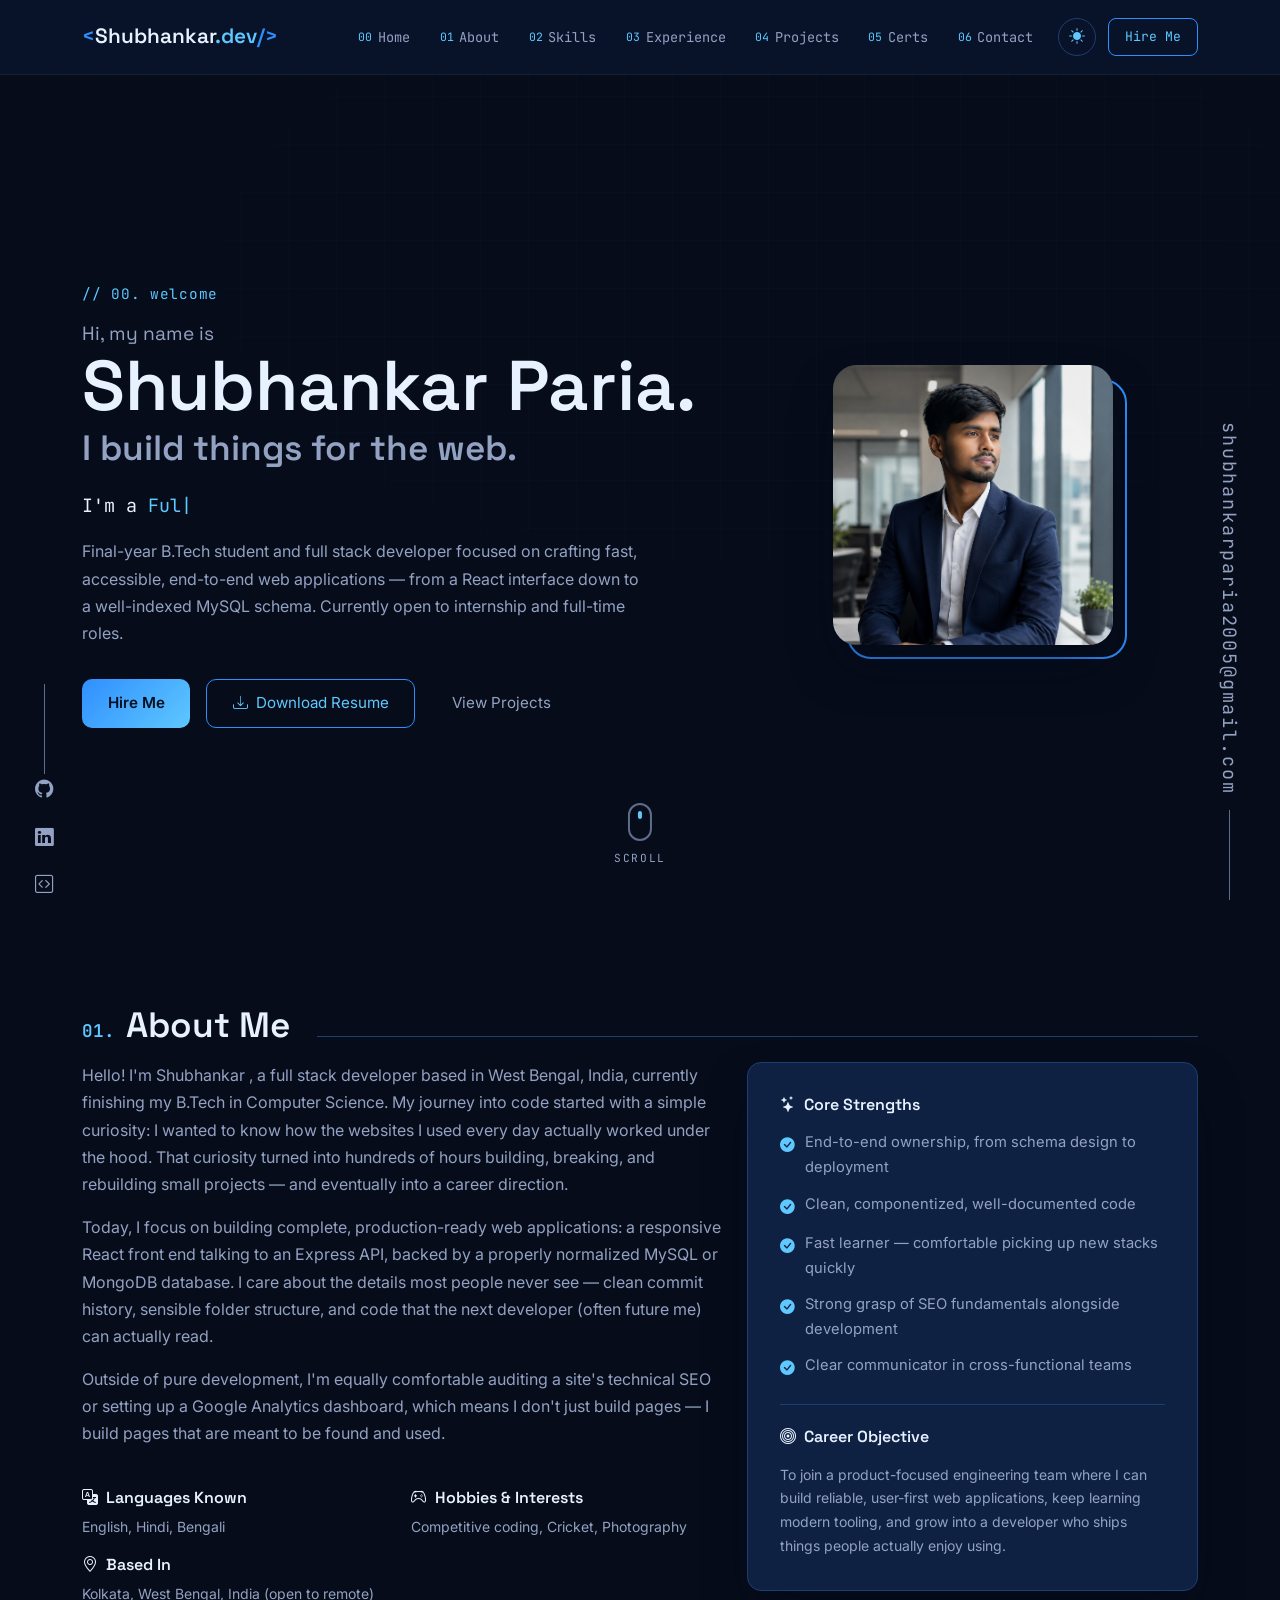
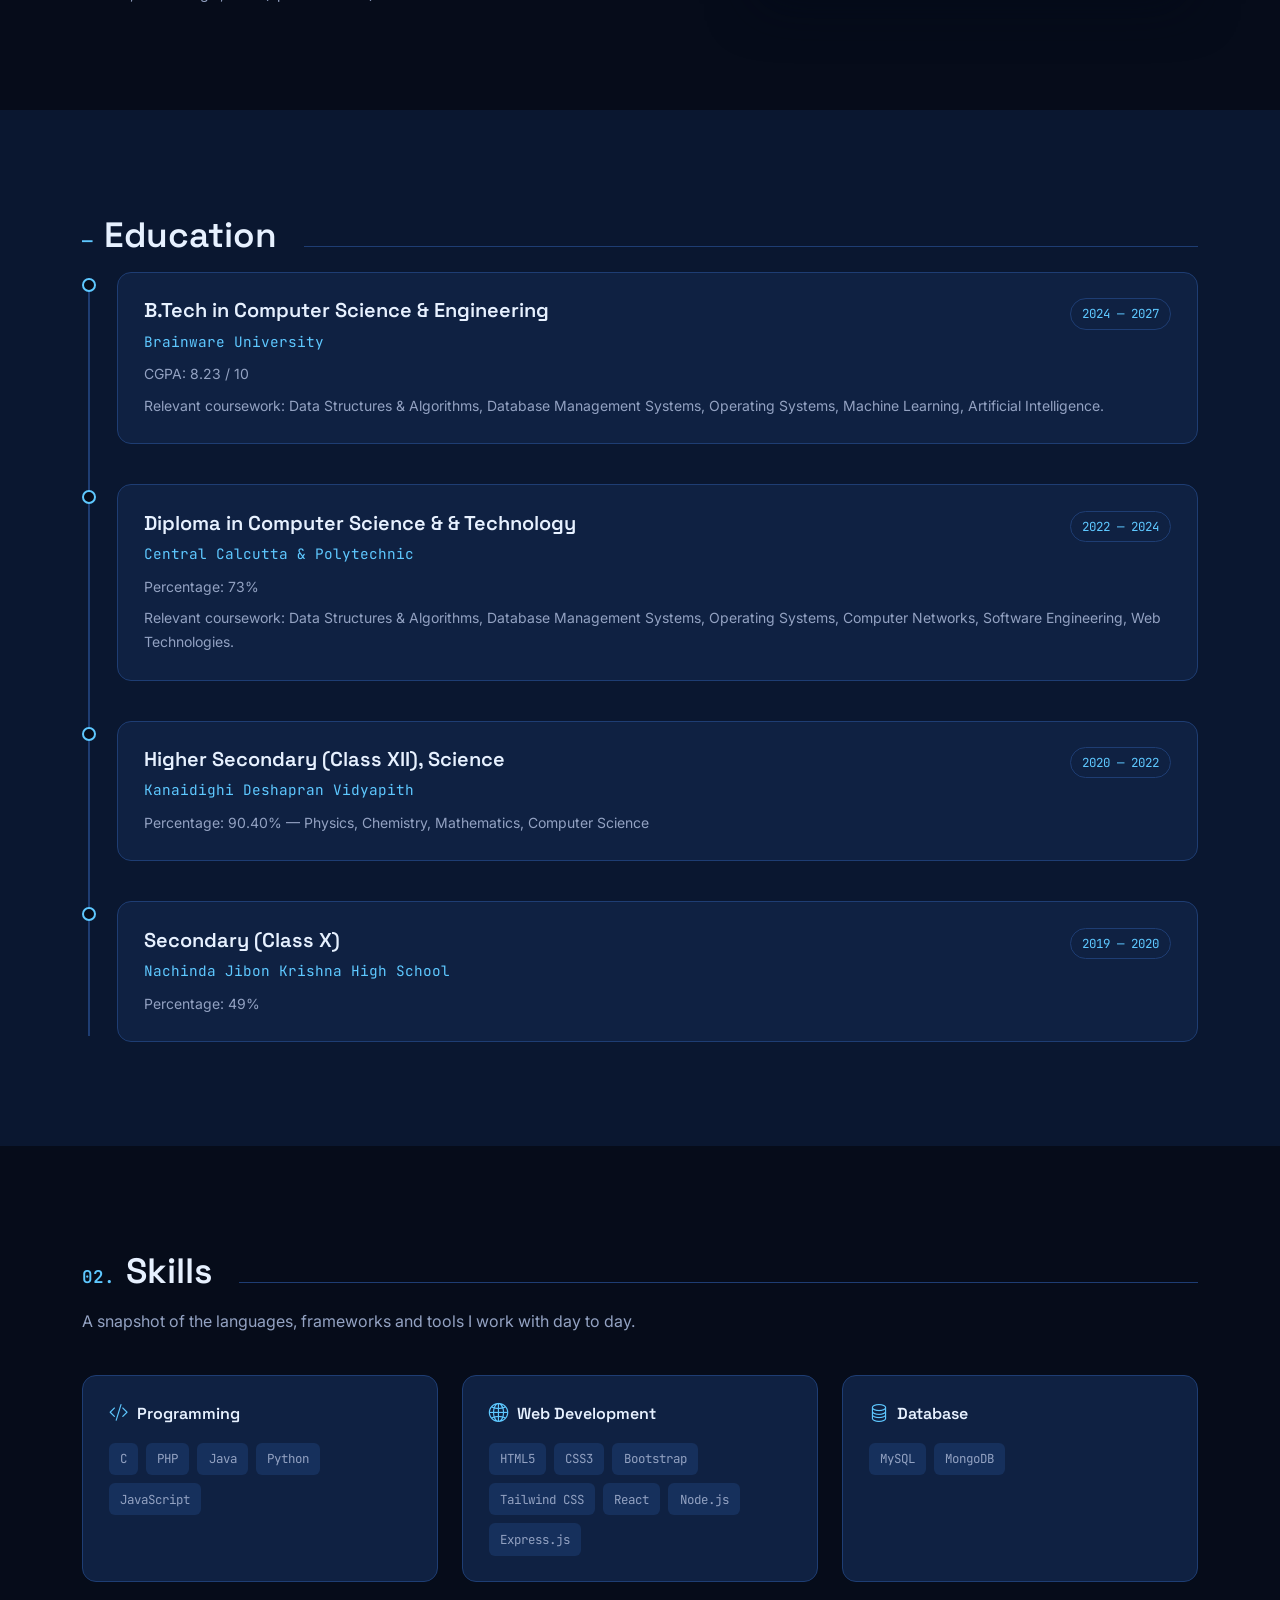
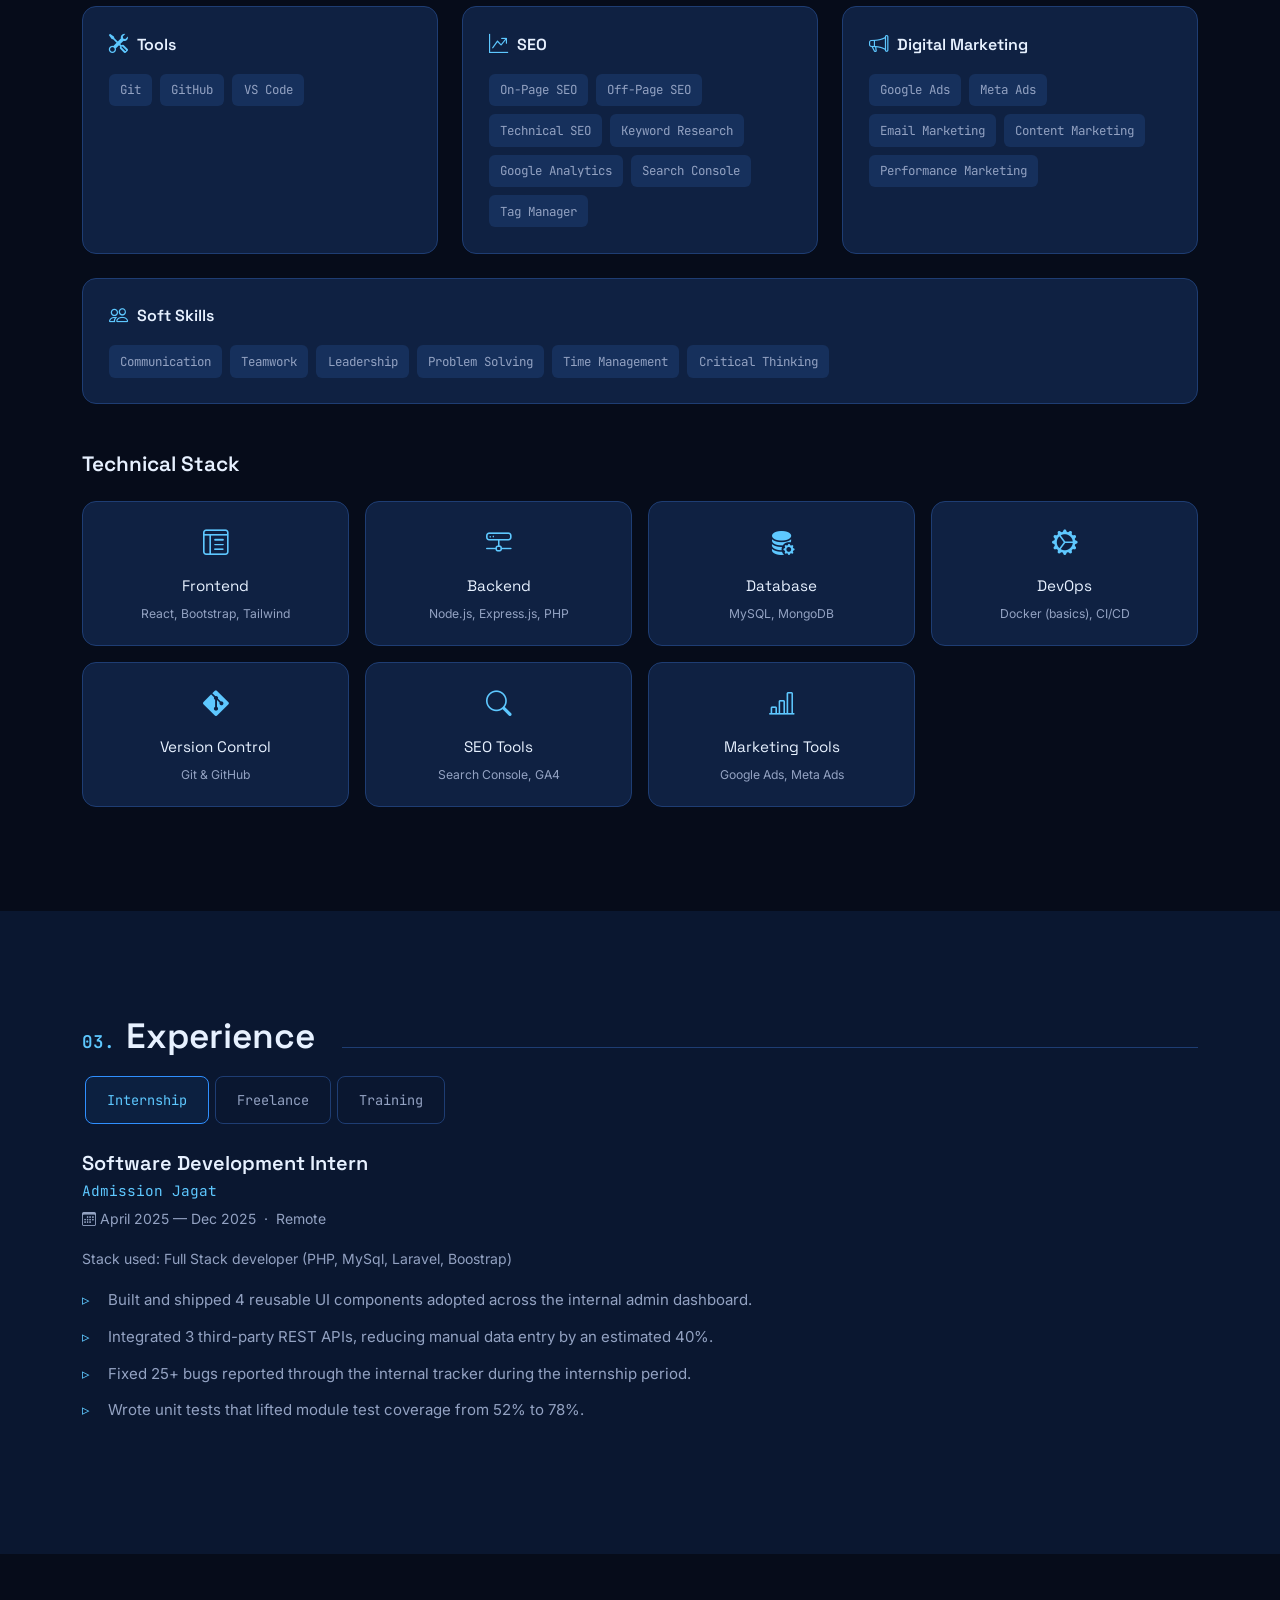
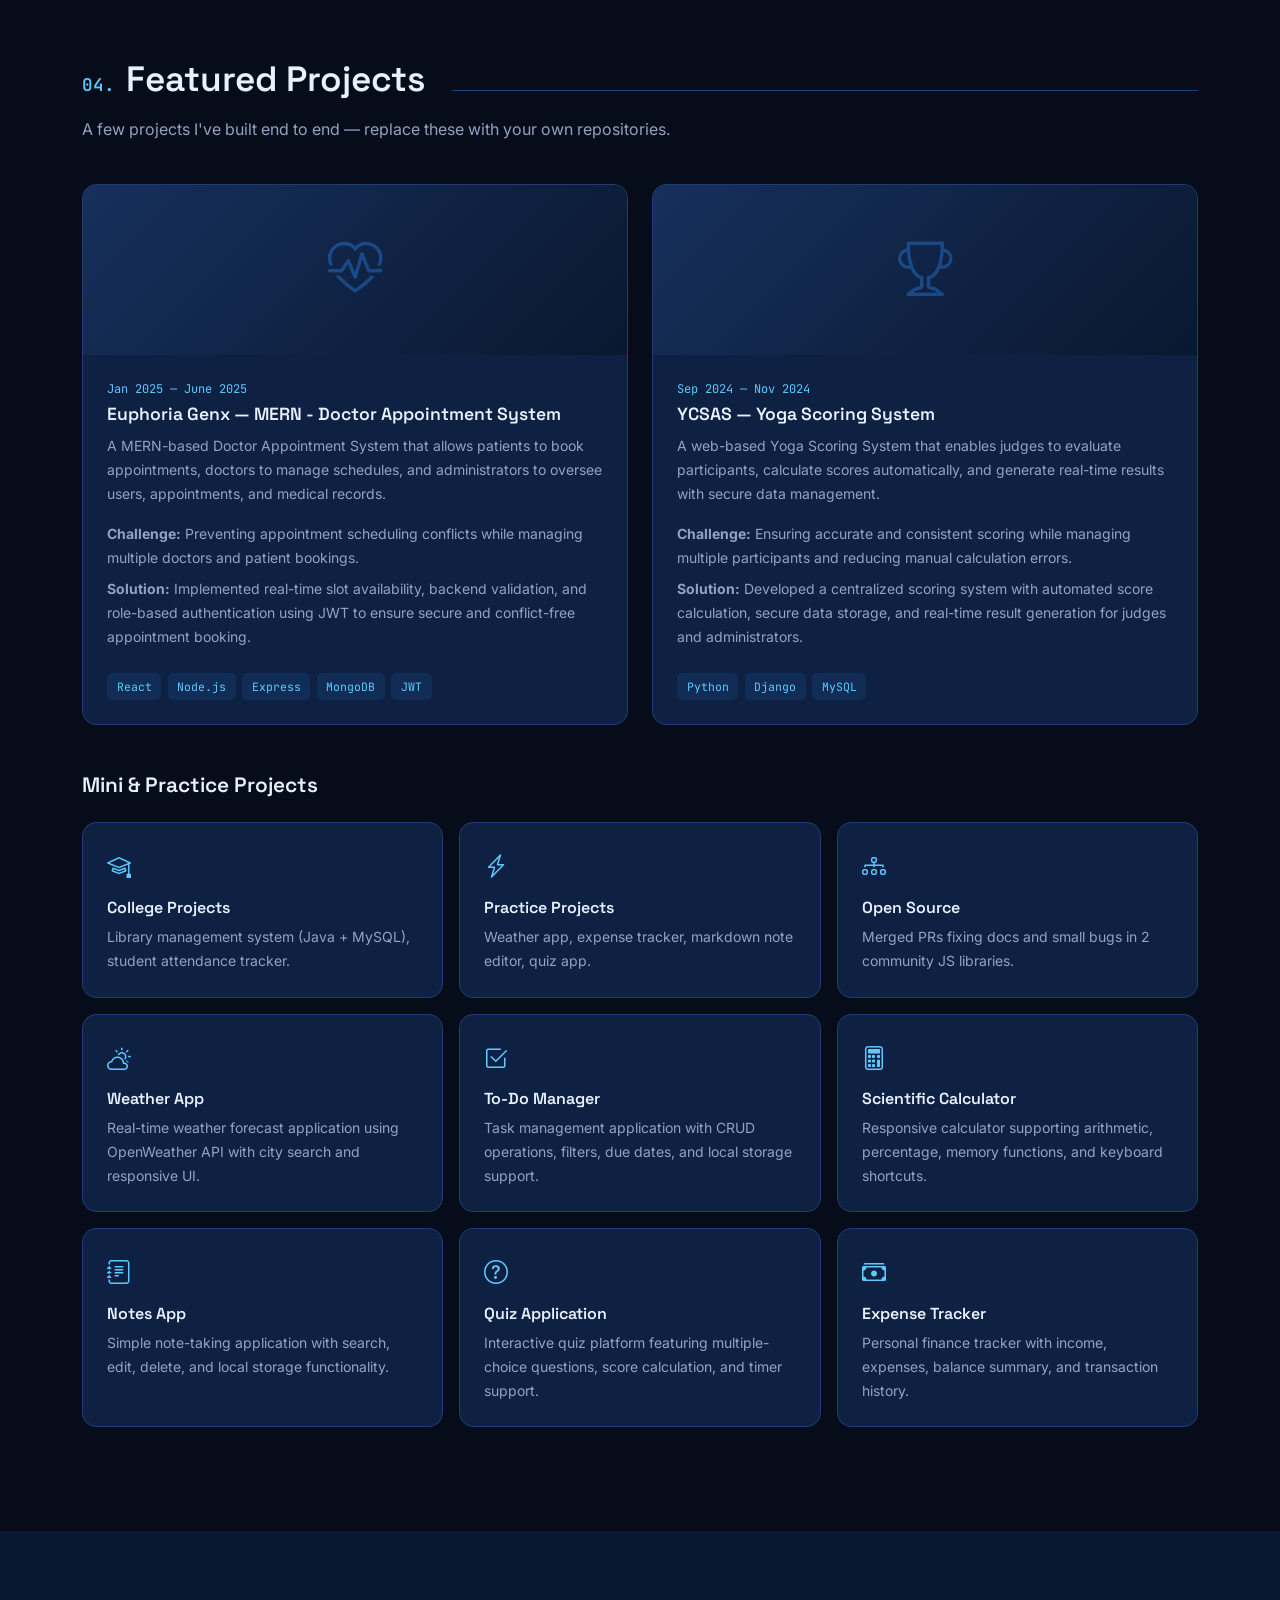
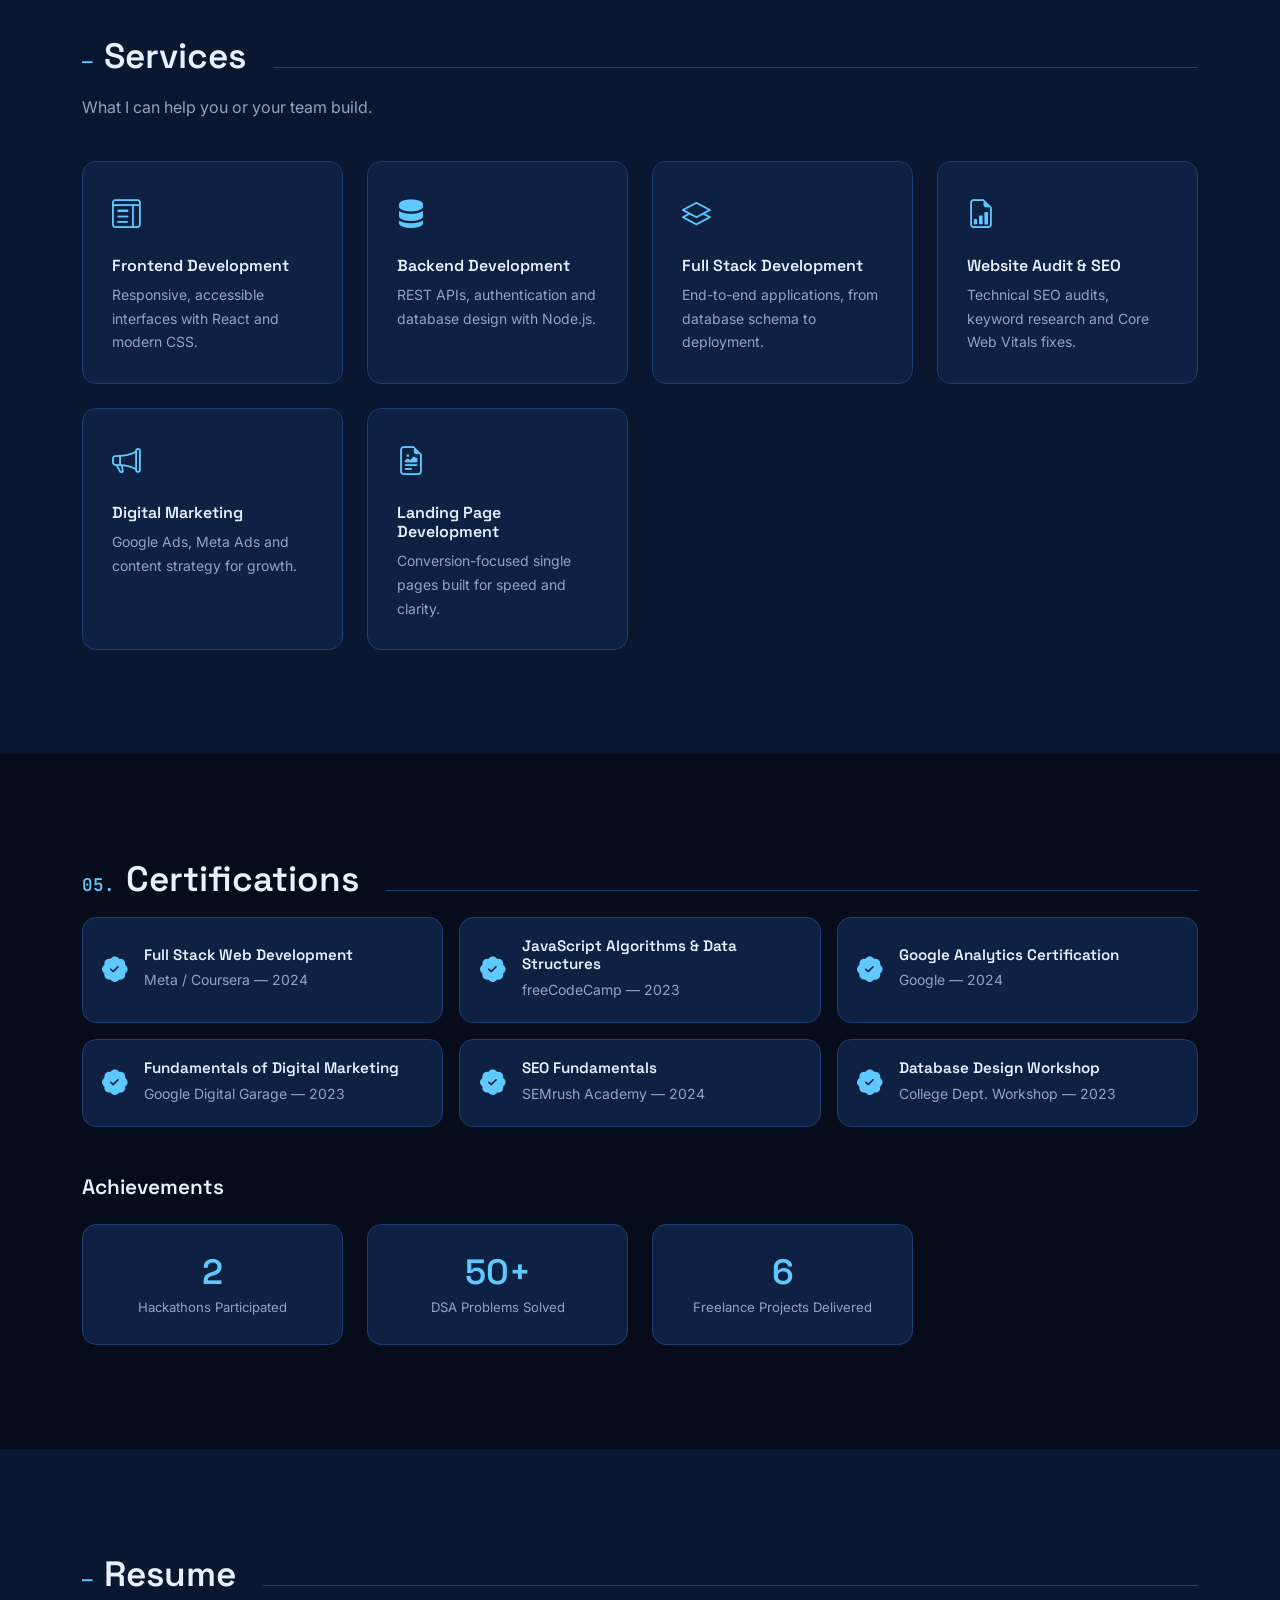
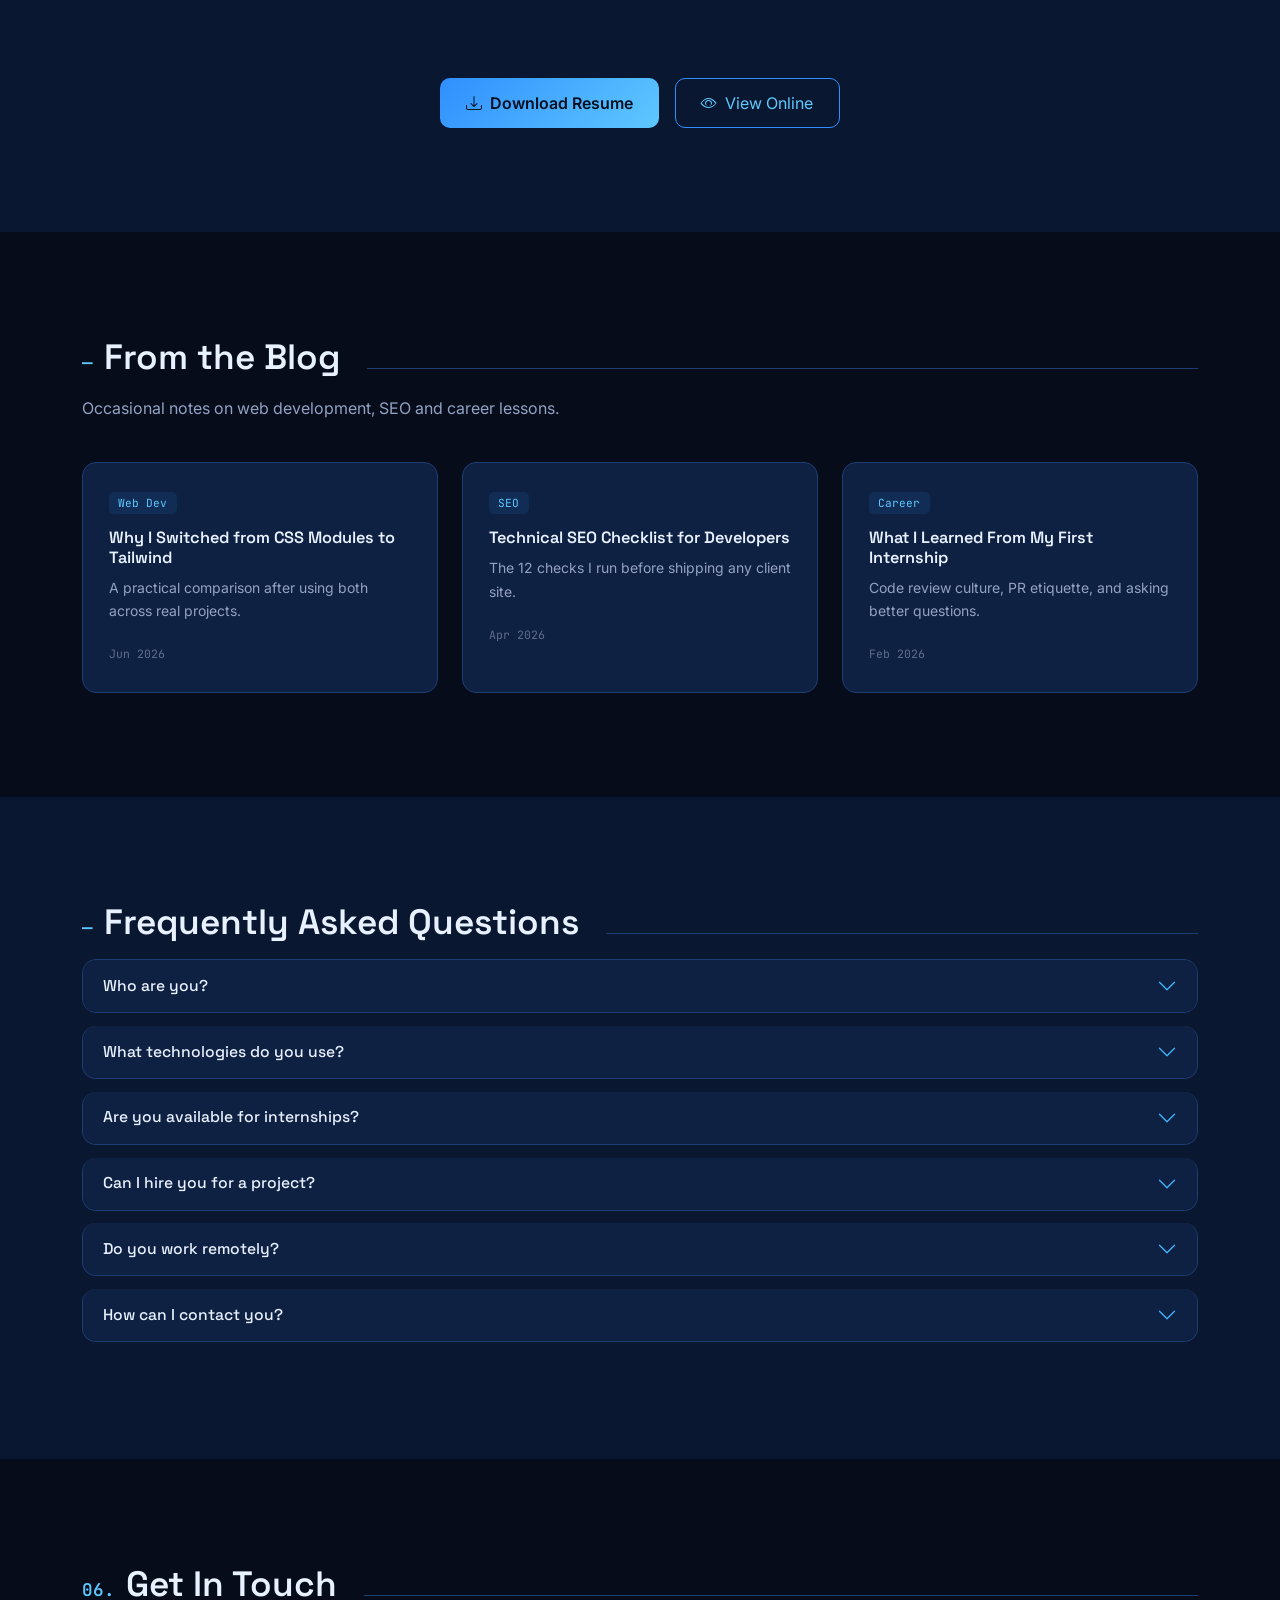
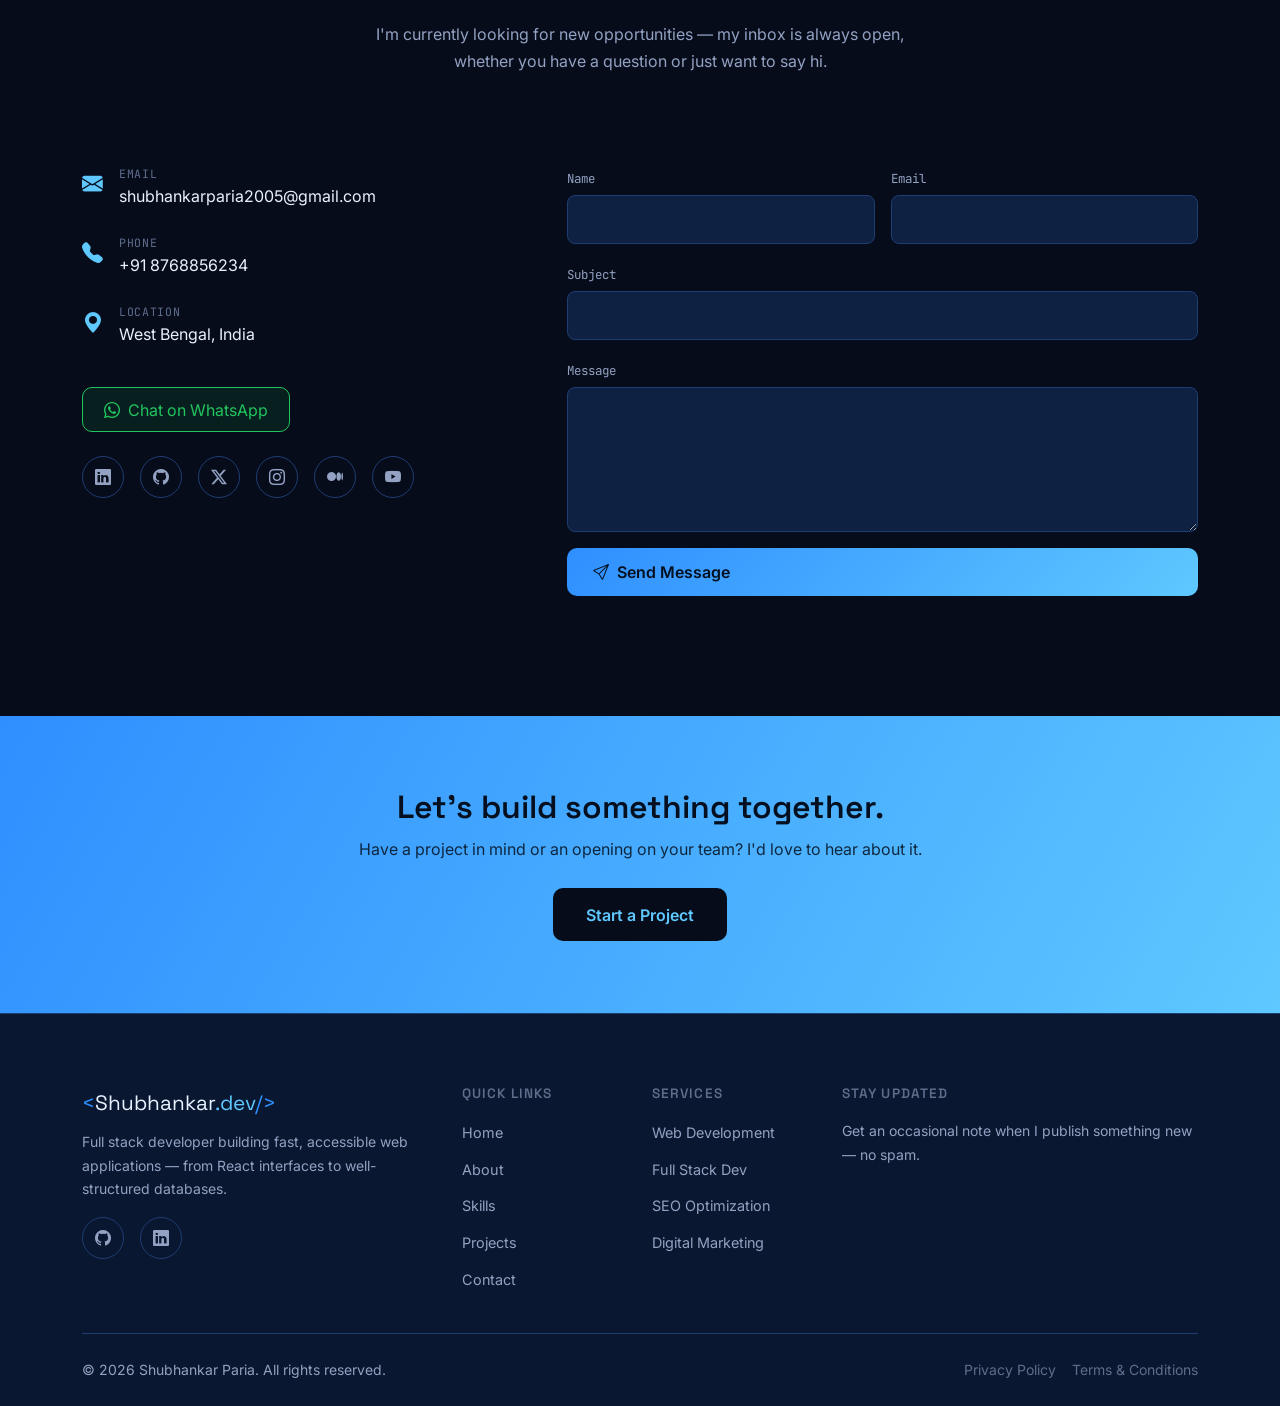
<file: index.html>
<!DOCTYPE html>
<html lang="en">
<head>
<meta charset="UTF-8">
<meta name="viewport" content="width=device-width, initial-scale=1.0">
<title>Shubhankar Paria — Full Stack Developer</title>
<meta name="description" content="Portfolio of Rohan Sharma, Full Stack Developer specializing in React, Node.js and modern web technologies.">
<!-- Favicon / Logo in Browser Tab -->
<link rel="icon" type="image/png" sizes="512x512" href="assets/SP Logo.png">

<!-- Bootstrap 5 -->
<link href="https://cdn.jsdelivr.net/npm/bootstrap@5.3.3/dist/css/bootstrap.min.css" rel="stylesheet">
<!-- Bootstrap Icons -->
<link rel="stylesheet" href="https://cdn.jsdelivr.net/npm/bootstrap-icons@1.11.3/font/bootstrap-icons.css">
<!-- Fonts -->
<link rel="preconnect" href="https://fonts.googleapis.com">
<link href="https://fonts.googleapis.com/css2?family=Space+Grotesk:wght@400;500;600;700&family=Inter:wght@400;500;600;700&family=JetBrains+Mono:wght@400;500;600&display=swap" rel="stylesheet">
<!-- Custom CSS -->
<link rel="stylesheet" href="css/style-update.css">
</head>
<body>

<!-- ============ CUSTOM CURSOR / PROGRESS BAR ============ -->
<div class="scroll-progress"><div class="scroll-progress-bar" id="scrollProgress"></div></div>

<!-- ============ SIDE SOCIAL RAIL (desktop only) ============ -->
<div class="side-rail side-rail-left d-none d-xl-flex">
  <div class="side-rail-line"></div>
  <div class="d-flex flex-column gap-3">
    <a href="https://github.com/shubhankarparia" target="_blank" aria-label="GitHub"><i class="bi bi-github"></i></a>
    <a href="https://www.linkedin.com/in/shubhankar-paria-390573284/" target="_blank" aria-label="LinkedIn"><i class="bi bi-linkedin"></i></a>
    <a href="#" target="_blank" aria-label="LeetCode"><i class="bi bi-code-square"></i></a>
    <!-- <a href="#" target="_blank" aria-label="Twitter / X"><i class="bi bi-twitter-x"></i></a> -->
  </div>
</div>
<div class="side-rail side-rail-right d-none d-xl-flex">
  <a href="mailto:shubhankarparia2005@gmail.com" class="side-rail-email">shubhankarparia2005@gmail.com</a>
  <div class="side-rail-line"></div>
</div>

<!-- ============ NAVBAR ============ -->
<nav class="navbar navbar-expand-lg fixed-top" id="mainNav">
  <div class="container">
    <a class="navbar-brand" href="#home"><span class="brand-bracket">&lt;</span>Shubhankar<span class="brand-accent">.dev</span><span class="brand-bracket">/&gt;</span></a>
    <button class="navbar-toggler" type="button" data-bs-toggle="collapse" data-bs-target="#navMenu" aria-label="Toggle navigation">
      <span class="toggler-line"></span>
      <span class="toggler-line"></span>
      <span class="toggler-line"></span>
    </button>
    <div class="collapse navbar-collapse" id="navMenu">
      <ul class="navbar-nav ms-auto align-items-lg-center gap-lg-1">
        <li class="nav-item"><a class="nav-link" href="#home"><span class="nav-index">00</span>Home</a></li>
        <li class="nav-item"><a class="nav-link" href="#about"><span class="nav-index">01</span>About</a></li>
        <li class="nav-item"><a class="nav-link" href="#skills"><span class="nav-index">02</span>Skills</a></li>
        <li class="nav-item"><a class="nav-link" href="#experience"><span class="nav-index">03</span>Experience</a></li>
        <li class="nav-item"><a class="nav-link" href="#projects"><span class="nav-index">04</span>Projects</a></li>
        <li class="nav-item"><a class="nav-link" href="#certifications"><span class="nav-index">05</span>Certs</a></li>
        <li class="nav-item"><a class="nav-link" href="#contact"><span class="nav-index">06</span>Contact</a></li>
        <li class="nav-item ms-lg-2">
          <button class="theme-toggle" id="themeToggle" aria-label="Toggle light and dark mode">
            <i class="bi bi-sun-fill"></i><i class="bi bi-moon-stars-fill"></i>
          </button>
        </li>
        <li class="nav-item">
          <a href="#contact" class="btn btn-hire ms-lg-2">Hire Me</a>
        </li>
      </ul>
    </div>
  </div>
</nav>

<!-- ============ HERO ============ -->
<header class="hero" id="home">
  <div class="hero-grid-bg"></div>
  <div class="container">
    <div class="row align-items-center gy-5">
      <div class="col-lg-7">
        <p class="eyebrow" data-reveal>// 00.  welcome</p>
        <h2 class="hero-greeting" data-reveal>Hi, my name is</h2>
        <h1 class="hero-name" data-reveal>Shubhankar Paria.</h1>
        <h2 class="hero-tagline" data-reveal>I build things for the web.</h2>
        <p class="hero-desc" data-reveal>
          I'm a <span class="typed-role" id="typedRole"></span><span class="typed-cursor">|</span>
        </p>
        <p class="hero-sub" data-reveal>
          Final-year B.Tech student and full stack developer focused on crafting fast,
          accessible, end-to-end web applications — from a React interface down to a
          well-indexed MySQL schema. Currently open to internship and full-time roles.
        </p>
        <div class="hero-cta d-flex flex-wrap gap-3" data-reveal>
          <a href="#contact" class="btn btn-accent-solid">Hire Me</a>
          <a href="assets/Shubhankar Paria Resume 2026.pdf" download class="btn btn-accent-outline">
            <i class="bi bi-download me-2"></i>Download Resume
          </a>
          <a href="#projects" class="btn btn-ghost">View Projects</a>
        </div>
      </div>
      <!-- <div class="col-lg-5 text-center" data-reveal>
        <div class="profile-frame mx-auto">
          <div class="profile-frame-border"></div>
          <div class="profile-avatar">SP</div>
        </div>
      </div> -->
      <div class="col-lg-5 text-center" data-reveal>
        <div class="profile-frame mx-auto">
          <div class="profile-frame-border"></div>

          <div class="profile-avatar">
            <img src="assets/pro profile img.png" alt="Shubhankar Paria" class="profile-img">
          </div>

        </div>
      </div>
    </div>
  </div>
  <a href="#about" class="scroll-indicator" aria-label="Scroll down">
    <span class="scroll-indicator-mouse"><span></span></span>
    <span class="scroll-indicator-text">scroll</span>
  </a>
</header>

<main>

<!-- ============ ABOUT ============ -->
<section class="section" id="about">
  <div class="container">
    <h2 class="section-title" data-reveal><span class="section-number">01.</span> About Me</h2>
    <div class="row gy-5 align-items-start">
      <div class="col-lg-7" data-reveal>
        <p>
          Hello! I'm Shubhankar , a full stack developer based in West Bengal, India, currently
          finishing my B.Tech in Computer Science. My journey into code started with a
          simple curiosity: I wanted to know how the websites I used every day actually
          worked under the hood. That curiosity turned into hundreds of hours building,
          breaking, and rebuilding small projects — and eventually into a career direction.
        </p>
        <p>
          Today, I focus on building complete, production-ready web applications: a
          responsive React front end talking to an Express API, backed by a properly
          normalized MySQL or MongoDB database. I care about the details most people never
          see — clean commit history, sensible folder structure, and code that the next
          developer (often future me) can actually read.
        </p>
        <p>
          Outside of pure development, I'm equally comfortable auditing a site's technical
          SEO or setting up a Google Analytics dashboard, which means I don't just build
          pages — I build pages that are meant to be found and used.
        </p>

        <div class="row mt-4 g-3">
          <div class="col-sm-6">
            <h6 class="about-subhead"><i class="bi bi-translate me-2"></i>Languages Known</h6>
            <p class="text-muted-slate small mb-0">English, Hindi, Bengali</p>
          </div>
          <div class="col-sm-6">
            <h6 class="about-subhead"><i class="bi bi-controller me-2"></i>Hobbies &amp; Interests</h6>
            <p class="text-muted-slate small mb-0">Competitive coding, Cricket, Photography</p>
          </div>
          <div class="col-sm-6">
            <h6 class="about-subhead"><i class="bi bi-geo-alt me-2"></i>Based In</h6>
            <p class="text-muted-slate small mb-0">Kolkata, West Bengal, India (open to remote)</p>
          </div>
          <!-- <div class="col-sm-6">
            <h6 class="about-subhead"><i class="bi bi-lightbulb me-2"></i>Fun Fact</h6>
            <p class="text-muted-slate small mb-0">I've solved 500+ problems across coding platforms</p>
          </div> -->
        </div>
      </div>

      <div class="col-lg-5" data-reveal>
        <div class="glass-card h-100">
          <h6 class="about-subhead mb-3"><i class="bi bi-stars me-2"></i>Core Strengths</h6>
          <ul class="strength-list">
            <li><i class="bi bi-check-circle-fill"></i>End-to-end ownership, from schema design to deployment</li>
            <li><i class="bi bi-check-circle-fill"></i>Clean, componentized, well-documented code</li>
            <li><i class="bi bi-check-circle-fill"></i>Fast learner — comfortable picking up new stacks quickly</li>
            <li><i class="bi bi-check-circle-fill"></i>Strong grasp of SEO fundamentals alongside development</li>
            <li><i class="bi bi-check-circle-fill"></i>Clear communicator in cross-functional teams</li>
          </ul>
          <hr class="glass-divider">
          <h6 class="about-subhead mb-3"><i class="bi bi-bullseye me-2"></i>Career Objective</h6>
          <p class="text-muted-slate small mb-0">
            To join a product-focused engineering team where I can build reliable,
            user-first web applications, keep learning modern tooling, and grow into a
            developer who ships things people actually enjoy using.
          </p>
        </div>
      </div>
    </div>
  </div>
</section>

<!-- ============ EDUCATION ============ -->
<section class="section section-alt" id="education">
  <div class="container">
    <h2 class="section-title" data-reveal><span class="section-number">—</span> Education</h2>
    <div class="timeline" data-reveal>

      <div class="timeline-item">
        <div class="timeline-dot"></div>
        <div class="timeline-content">
          <div class="d-flex flex-wrap justify-content-between align-items-start gap-2">
            <h5 class="mb-1">B.Tech in Computer Science &amp; Engineering</h5>
            <span class="badge-year">2024 — 2027</span>
          </div>
          <p class="text-accent-2 mb-2">Brainware University</p>
          <p class="text-muted-slate small mb-2">CGPA: 8.23 / 10</p>
          <p class="text-muted-slate small mb-0">
            Relevant coursework: Data Structures &amp; Algorithms, Database Management
            Systems, Operating Systems, Machine Learning, Artificial Intelligence.
          </p>
        </div>
      </div>
      <div class="timeline-item">
        <div class="timeline-dot"></div>
        <div class="timeline-content">
          <div class="d-flex flex-wrap justify-content-between align-items-start gap-2">
            <h5 class="mb-1">Diploma in Computer Science &amp; & Technology</h5>
            <span class="badge-year">2022 — 2024</span>
          </div>
          <p class="text-accent-2 mb-2">Central Calcutta &amp; Polytechnic</p>
          <p class="text-muted-slate small mb-2">Percentage: 73%</p>
          <p class="text-muted-slate small mb-0">
            Relevant coursework: Data Structures &amp; Algorithms, Database Management
            Systems, Operating Systems, Computer Networks, Software Engineering, Web
            Technologies.
          </p>
        </div>
      </div>

      <div class="timeline-item">
        <div class="timeline-dot"></div>
        <div class="timeline-content">
          <div class="d-flex flex-wrap justify-content-between align-items-start gap-2">
            <h5 class="mb-1">Higher Secondary (Class XII), Science</h5>
            <span class="badge-year">2020 — 2022</span>
          </div>
          <p class="text-accent-2 mb-2">Kanaidighi Deshapran Vidyapith</p>
          <p class="text-muted-slate small mb-0">Percentage: 90.40% — Physics, Chemistry, Mathematics, Computer Science</p>
        </div>
      </div>

      <div class="timeline-item">
        <div class="timeline-dot"></div>
        <div class="timeline-content">
          <div class="d-flex flex-wrap justify-content-between align-items-start gap-2">
            <h5 class="mb-1">Secondary (Class X)</h5>
            <span class="badge-year">2019 — 2020</span>
          </div>
          <p class="text-accent-2 mb-2">Nachinda Jibon Krishna High School</p>
          <p class="text-muted-slate small mb-0">Percentage: 49%</p>
        </div>
      </div>

    </div>
  </div>
</section>

<!-- ============ SKILLS ============ -->
<section class="section" id="skills">
  <div class="container">
    <h2 class="section-title" data-reveal><span class="section-number">02.</span> Skills</h2>
    <p class="section-lead" data-reveal>A snapshot of the languages, frameworks and tools I work with day to day.</p>

    <div class="row g-4">

      <div class="col-md-6 col-lg-4" data-reveal>
        <div class="skill-card">
          <h6 class="skill-card-title"><i class="bi bi-code-slash"></i>Programming</h6>
          <div class="skill-tags">
            <span>C</span><span>PHP</span><span>Java</span><span>Python</span><span>JavaScript</span>
          </div>
        </div>
      </div>

      <div class="col-md-6 col-lg-4" data-reveal>
        <div class="skill-card">
          <h6 class="skill-card-title"><i class="bi bi-globe2"></i>Web Development</h6>
          <div class="skill-tags">
            <span>HTML5</span><span>CSS3</span><span>Bootstrap</span><span>Tailwind CSS</span><span>React</span><span>Node.js</span><span>Express.js</span>
          </div>
        </div>
      </div>

      <div class="col-md-6 col-lg-4" data-reveal>
        <div class="skill-card">
          <h6 class="skill-card-title"><i class="bi bi-database"></i>Database</h6>
          <div class="skill-tags">
            <span>MySQL</span><span>MongoDB</span>
          </div>
        </div>
      </div>

      <div class="col-md-6 col-lg-4" data-reveal>
        <div class="skill-card">
          <h6 class="skill-card-title"><i class="bi bi-tools"></i>Tools</h6>
          <div class="skill-tags">
            <span>Git</span><span>GitHub</span><span>VS Code</span>
          </div>
        </div>
      </div>

      <div class="col-md-6 col-lg-4" data-reveal>
        <div class="skill-card">
          <h6 class="skill-card-title"><i class="bi bi-graph-up-arrow"></i>SEO</h6>
          <div class="skill-tags">
            <span>On-Page SEO</span><span>Off-Page SEO</span><span>Technical SEO</span><span>Keyword Research</span><span>Google Analytics</span><span>Search Console</span><span>Tag Manager</span>
          </div>
        </div>
      </div>

      <div class="col-md-6 col-lg-4" data-reveal>
        <div class="skill-card">
          <h6 class="skill-card-title"><i class="bi bi-megaphone"></i>Digital Marketing</h6>
          <div class="skill-tags">
            <span>Google Ads</span><span>Meta Ads</span><span>Email Marketing</span><span>Content Marketing</span><span>Performance Marketing</span>
          </div>
        </div>
      </div>

      <div class="col-12" data-reveal>
        <div class="skill-card">
          <h6 class="skill-card-title"><i class="bi bi-people"></i>Soft Skills</h6>
          <div class="skill-tags">
            <span>Communication</span><span>Teamwork</span><span>Leadership</span><span>Problem Solving</span><span>Time Management</span><span>Critical Thinking</span>
          </div>
        </div>
      </div>

    </div>

    <!-- Technical Stack -->
    <h3 class="section-subtitle mt-5" data-reveal>Technical Stack</h3>
    <div class="row g-3">
      <div class="col-6 col-md-3" data-reveal>
        <div class="stack-pill"><i class="bi bi-layout-text-window-reverse"></i><span>Frontend</span><small>React, Bootstrap, Tailwind</small></div>
      </div>
      <div class="col-6 col-md-3" data-reveal>
        <div class="stack-pill"><i class="bi bi-hdd-network"></i><span>Backend</span><small>Node.js, Express.js, PHP</small></div>
      </div>
      <div class="col-6 col-md-3" data-reveal>
        <div class="stack-pill"><i class="bi bi-database-fill-gear"></i><span>Database</span><small>MySQL, MongoDB</small></div>
      </div>
      <!-- <div class="col-6 col-md-3" data-reveal>
        <div class="stack-pill"><i class="bi bi-cloud-arrow-up"></i><span>Cloud</span><small>Vercel, Render, Netlify</small></div>
      </div> -->
      <div class="col-6 col-md-3" data-reveal>
        <div class="stack-pill"><i class="bi bi-gear-wide-connected"></i><span>DevOps</span><small>Docker (basics), CI/CD</small></div>
      </div>
      <div class="col-6 col-md-3" data-reveal>
        <div class="stack-pill"><i class="bi bi-git"></i><span>Version Control</span><small>Git &amp; GitHub</small></div>
      </div>
      <div class="col-6 col-md-3" data-reveal>
        <div class="stack-pill"><i class="bi bi-search"></i><span>SEO Tools</span><small>Search Console, GA4</small></div>
      </div>
      <div class="col-6 col-md-3" data-reveal>
        <div class="stack-pill"><i class="bi bi-bar-chart-line"></i><span>Marketing Tools</span><small>Google Ads, Meta Ads</small></div>
      </div>
    </div>
  </div>
</section>

<!-- ============ EXPERIENCE ============ -->
<section class="section section-alt" id="experience">
  <div class="container">
    <h2 class="section-title" data-reveal><span class="section-number">03.</span> Experience</h2>

    <div class="exp-tabs" data-reveal>
      <div class="nav flex-column flex-sm-row nav-pills mb-4" id="exp-tab" role="tablist">
        <button class="exp-tab-btn active" data-bs-toggle="pill" data-bs-target="#exp-internship" type="button" role="tab">Internship</button>
        <button class="exp-tab-btn" data-bs-toggle="pill" data-bs-target="#exp-freelance" type="button" role="tab">Freelance</button>
        <button class="exp-tab-btn" data-bs-toggle="pill" data-bs-target="#exp-training" type="button" role="tab">Training</button>
      </div>
      <div class="tab-content">

        <div class="tab-pane fade show active" id="exp-internship" role="tabpanel">

          <h5 class="mb-1">Software Development Intern</h5>
          <p class="text-accent-2 mb-1">Admission Jagat</p>
          <p class="text-muted-slate small mb-3"><i class="bi bi-calendar3 me-1"></i>April 2025 — Dec 2025 &nbsp;·&nbsp; Remote</p>
          <p class="text-muted-slate small mb-2">Stack used: Full Stack developer (PHP, MySql, Laravel, Boostrap)</p>
          <ul class="check-list">
            <li>Built and shipped 4 reusable UI components adopted across the internal admin dashboard.</li>
            <li>Integrated 3 third-party REST APIs, reducing manual data entry by an estimated 40%.</li>
            <li>Fixed 25+ bugs reported through the internal tracker during the internship period.</li>
            <li>Wrote unit tests that lifted module test coverage from 52% to 78%.</li>
          </ul>

          <br>
          
          <!-- <h5 class="mb-1">Website Development Intern</h5>
          <p class="text-accent-2 mb-1">Brightwave Technologies Pvt. Ltd.</p>
          <p class="text-muted-slate small mb-3"><i class="bi bi-calendar3 me-1"></i>Jun 2025 — Aug 2025 &nbsp;·&nbsp; Remote</p>
          <p class="text-muted-slate small mb-2">Stack used: React, Node.js, Express.js, MongoDB</p>
          <ul class="check-list">
            <li>Built and shipped 4 reusable UI components adopted across the internal admin dashboard.</li>
            <li>Integrated 3 third-party REST APIs, reducing manual data entry by an estimated 40%.</li>
            <li>Fixed 25+ bugs reported through the internal tracker during the internship period.</li>
            <li>Wrote unit tests that lifted module test coverage from 52% to 78%.</li>
          </ul> -->

        </div>
    

        <div class="tab-pane fade" id="exp-freelance" role="tabpanel">
          <h5 class="mb-1">Freelance Web Developer</h5>
          <p class="text-accent-2 mb-1">Self-employed</p>
          <p class="text-muted-slate small mb-3"><i class="bi bi-calendar3 me-1"></i>2024 — Present</p>
          <ul class="check-list">
            <li>Delivered 6 responsive business websites for small local clients using Bootstrap and vanilla JS.</li>
            <li>Improved average page-speed scores from 61 to 92 (Lighthouse) via image optimization and lazy loading.</li>
            <li>Handled full client lifecycle: requirement gathering, design handoff, deployment, and support.</li>
          </ul>
        </div>

        <div class="tab-pane fade" id="exp-training" role="tabpanel">
          <h5 class="mb-1">Industrial &amp; Virtual Training Programs</h5>
          <p class="text-accent-2 mb-1">IBM</p>
          <p class="text-muted-slate small mb-3"><i class="bi bi-calendar3 me-1"></i>2026</p>
          <ul class="check-list">
            <li>Completed a 6-week industrial training program in Full Stack Web Development (MERN).</li>
            <li>Completed a virtual internship in Digital Marketing covering SEO, SEM and analytics.</li>
            <li>Built 3 guided capstone projects as part of structured mentor-led cohorts.</li>
          </ul>
        </div>

      </div>
    </div>
  </div>
</section>

<!-- ============ FEATURED PROJECTS ============ -->
<section class="section" id="projects">
  <div class="container">
    <h2 class="section-title" data-reveal><span class="section-number">04.</span> Featured Projects</h2>
    <p class="section-lead" data-reveal>A few projects I've built end to end — replace these with your own repositories.</p>

    <div class="row g-4">

      <!-- Project 1 -->
      <div class="col-lg-6" data-reveal>
        <article class="project-card">
          <div class="project-thumb">
            <i class="bi bi-heart-pulse"></i>
            <div class="project-thumb-overlay">
              <a href="https://github.com/shubhankarparia/Doctor-Appointment" target="_blank" aria-label="GitHub repository"><i class="bi bi-github"></i></a>
              <!-- <a href="#" target="_blank" aria-label="Live demo"><i class="bi bi-box-arrow-up-right"></i></a> -->
            </div>
          </div>
          <div class="project-body">
            <p class="project-duration">Jan 2025 — June 2025</p>
            <h5>Euphoria Genx — MERN - Doctor Appointment System</h5>
            <p class="text-muted-slate small">
              A MERN-based Doctor Appointment System that allows patients to book appointments, doctors to manage schedules, and administrators to oversee users, appointments, and medical records.
            </p>
            <p class="small mb-2">
              <strong>Challenge:</strong>
              <span class="text-muted-slate">
                Preventing appointment scheduling conflicts while managing multiple doctors and patient bookings.
              </span>
            </p>
            <p class="small mb-3">
              <strong>Solution:</strong>
              <span class="text-muted-slate">
                Implemented real-time slot availability, backend validation, and role-based authentication using JWT to ensure secure and conflict-free appointment booking.
              </span>
            </p>
            <div class="project-tags">
              <span>React</span><span>Node.js</span><span>Express</span><span>MongoDB</span><span>JWT</span>
            </div>
          </div>
        </article>
      </div>

      <!-- Project 2 -->
      <div class="col-lg-6" data-reveal>
        <article class="project-card">
          <div class="project-thumb">
            <i class="bi bi-trophy"></i>
            <!-- <div class="project-thumb-overlay">
              <a href="#" target="_blank" aria-label="GitHub repository"><i class="bi bi-github"></i></a>
              <a href="#" target="_blank" aria-label="Live demo"><i class="bi bi-box-arrow-up-right"></i></a>
            </div> -->
          </div>
          <div class="project-body">
            <p class="project-duration">Sep 2024 — Nov 2024</p>
            <h5>YCSAS — Yoga Scoring System</h5>
            <p class="text-muted-slate small">
              A web-based Yoga Scoring System that enables judges to evaluate participants, calculate scores automatically, and generate real-time results with secure data management.
            </p>
            <p class="small mb-2">
              <strong>Challenge:</strong>
              <span class="text-muted-slate">
                Ensuring accurate and consistent scoring while managing multiple participants and reducing manual calculation errors.
              </span>
            </p>

            <p class="small mb-3">
              <strong>Solution:</strong>
              <span class="text-muted-slate">
                Developed a centralized scoring system with automated score calculation, secure data storage, and real-time result generation for judges and administrators.
              </span>
            </p>
            <div class="project-tags">
              <span>Python</span><span>Django</span><span>MySQL</span>
            </div>
          </div>
        </article>
      </div>

      <!-- Project 3 -->
      <!-- <div class="col-lg-6" data-reveal>
        <article class="project-card">
          <div class="project-thumb">
            <i class="bi bi-graph-up"></i>
            <div class="project-thumb-overlay">
              <a href="#" target="_blank" aria-label="GitHub repository"><i class="bi bi-github"></i></a>
              <a href="#" target="_blank" aria-label="Live demo"><i class="bi bi-box-arrow-up-right"></i></a>
            </div>
          </div>
          <div class="project-body">
            <p class="project-duration">May 2024 — Jul 2024</p>
            <h5>SiteAudit — Automated SEO Report Tool</h5>
            <p class="text-muted-slate small">
              A tool that crawls a given domain and generates an on-page SEO report:
              missing meta tags, broken links, image alt coverage and Core Web Vitals.
            </p>
            <p class="small mb-2"><strong>Challenge:</strong> <span class="text-muted-slate">crawling large sites without hitting rate limits or timeouts.</span></p>
            <p class="small mb-3"><strong>Solution:</strong> <span class="text-muted-slate">a queued crawler with configurable concurrency built on Node.js streams.</span></p>
            <div class="project-tags">
              <span>Node.js</span><span>Express</span><span>Puppeteer</span><span>Chart.js</span>
            </div>
          </div>
        </article>
      </div> -->

      <!-- Project 4 -->
      <!-- <div class="col-lg-6" data-reveal>
        <article class="project-card">
          <div class="project-thumb">
            <i class="bi bi-chat-dots"></i>
            <div class="project-thumb-overlay">
              <a href="#" target="_blank" aria-label="GitHub repository"><i class="bi bi-github"></i></a>
              <a href="#" target="_blank" aria-label="Live demo"><i class="bi bi-box-arrow-up-right"></i></a>
            </div>
          </div>
          <div class="project-body">
            <p class="project-duration">Feb 2024 — Mar 2024</p>
            <h5>ChatSpace — Real-Time Messaging App</h5>
            <p class="text-muted-slate small">
              A group and one-to-one chat application with read receipts, typing
              indicators and JWT-secured rooms.
            </p>
            <p class="small mb-2"><strong>Challenge:</strong> <span class="text-muted-slate">scaling socket connections without memory leaks.</span></p>
            <p class="small mb-3"><strong>Solution:</strong> <span class="text-muted-slate">room-scoped namespaces and a Redis adapter for horizontal scaling.</span></p>
            <div class="project-tags">
              <span>React</span><span>Socket.IO</span><span>Redis</span><span>MongoDB</span>
            </div>
          </div>
        </article>
      </div> -->

    </div>

    <!-- Mini Projects -->
    <h3 class="section-subtitle mt-5" data-reveal>Mini &amp; Practice Projects</h3>
    <div class="row g-3">
      <div class="col-md-4" data-reveal>
        <div class="mini-project-card">
          <i class="bi bi-mortarboard"></i>
          <h6>College Projects</h6>
          <p class="text-muted-slate small mb-0">Library management system (Java + MySQL), student attendance tracker.</p>
        </div>
      </div>
      <div class="col-md-4" data-reveal>
        <div class="mini-project-card">
          <i class="bi bi-lightning-charge"></i>
          <h6>Practice Projects</h6>
          <p class="text-muted-slate small mb-0">Weather app, expense tracker, markdown note editor, quiz app.</p>
        </div>
      </div>
      <div class="col-md-4" data-reveal>
        <div class="mini-project-card">
          <i class="bi bi-diagram-3"></i>
          <h6>Open Source</h6>
          <p class="text-muted-slate small mb-0">Merged PRs fixing docs and small bugs in 2 community JS libraries.</p>
        </div>
      </div>
       <!-- </div> -->
    
      <div class="col-md-4" data-reveal>
        <div class="mini-project-card">
          <i class="bi bi-cloud-sun"></i>
          <h6>Weather App</h6>
          <p class="text-muted-slate small mb-0">
            Real-time weather forecast application using OpenWeather API with city search and responsive UI.
          </p>
        </div>
      </div>

      <!-- Mini Project 2 -->
      <div class="col-md-4" data-reveal>
        <div class="mini-project-card">
          <i class="bi bi-check2-square"></i>
          <h6>To-Do Manager</h6>
          <p class="text-muted-slate small mb-0">
            Task management application with CRUD operations, filters, due dates, and local storage support.
          </p>
        </div>
      </div>

      <!-- Mini Project 3 -->
      <div class="col-md-4" data-reveal>
        <div class="mini-project-card">
          <i class="bi bi-calculator"></i>
          <h6>Scientific Calculator</h6>
          <p class="text-muted-slate small mb-0">
            Responsive calculator supporting arithmetic, percentage, memory functions, and keyboard shortcuts.
          </p>
        </div>
      </div>

      <!-- Mini Project 4 -->
      <div class="col-md-4" data-reveal>
        <div class="mini-project-card">
          <i class="bi bi-journal-text"></i>
          <h6>Notes App</h6>
          <p class="text-muted-slate small mb-0">
            Simple note-taking application with search, edit, delete, and local storage functionality.
          </p>
        </div>
      </div>

      <!-- Mini Project 5 -->
      <div class="col-md-4" data-reveal>
        <div class="mini-project-card">
          <i class="bi bi-question-circle"></i>
          <h6>Quiz Application</h6>
          <p class="text-muted-slate small mb-0">
            Interactive quiz platform featuring multiple-choice questions, score calculation, and timer support.
          </p>
        </div>
      </div>

      <!-- Mini Project 6 -->
      <div class="col-md-4" data-reveal>
        <div class="mini-project-card">
          <i class="bi bi-cash-stack"></i>
          <h6>Expense Tracker</h6>
          <p class="text-muted-slate small mb-0">
            Personal finance tracker with income, expenses, balance summary, and transaction history.
          </p>
        </div>
      </div>

    </div>
  </div>
</section>

<!-- ============ SERVICES ============ -->
<section class="section section-alt" id="services">
  <div class="container">
    <h2 class="section-title" data-reveal><span class="section-number">—</span> Services</h2>
    <p class="section-lead" data-reveal>What I can help you or your team build.</p>
    <div class="row g-4">
      <div class="col-md-6 col-lg-3" data-reveal>
        <div class="service-card">
          <i class="bi bi-layout-text-window"></i>
          <h6>Frontend Development</h6>
          <p class="text-muted-slate small mb-0">Responsive, accessible interfaces with React and modern CSS.</p>
        </div>
      </div>
      <div class="col-md-6 col-lg-3" data-reveal>
        <div class="service-card">
          <i class="bi bi-server"></i>
          <h6>Backend Development</h6>
          <p class="text-muted-slate small mb-0">REST APIs, authentication and database design with Node.js.</p>
        </div>
      </div>
      <div class="col-md-6 col-lg-3" data-reveal>
        <div class="service-card">
          <i class="bi bi-layers"></i>
          <h6>Full Stack Development</h6>
          <p class="text-muted-slate small mb-0">End-to-end applications, from database schema to deployment.</p>
        </div>
      </div>
      <div class="col-md-6 col-lg-3" data-reveal>
        <div class="service-card">
          <i class="bi bi-file-earmark-bar-graph"></i>
          <h6>Website Audit &amp; SEO</h6>
          <p class="text-muted-slate small mb-0">Technical SEO audits, keyword research and Core Web Vitals fixes.</p>
        </div>
      </div>
      <div class="col-md-6 col-lg-3" data-reveal>
        <div class="service-card">
          <i class="bi bi-megaphone"></i>
          <h6>Digital Marketing</h6>
          <p class="text-muted-slate small mb-0">Google Ads, Meta Ads and content strategy for growth.</p>
        </div>
      </div>
      <div class="col-md-6 col-lg-3" data-reveal>
        <div class="service-card">
          <i class="bi bi-file-earmark-richtext"></i>
          <h6>Landing Page Development</h6>
          <p class="text-muted-slate small mb-0">Conversion-focused single pages built for speed and clarity.</p>
        </div>
      </div>
    </div>
  </div>
</section>

<!-- ============ CERTIFICATIONS & ACHIEVEMENTS ============ -->
<section class="section" id="certifications">
  <div class="container">
    <h2 class="section-title" data-reveal><span class="section-number">05.</span> Certifications</h2>
    <div class="row g-3 mb-5">
      <div class="col-md-6 col-lg-4" data-reveal>
        <div class="cert-card"><i class="bi bi-patch-check-fill"></i>
          <div><h6>Full Stack Web Development</h6><span class="text-muted-slate small">Meta / Coursera — 2024</span></div>
        </div>
      </div>
      <div class="col-md-6 col-lg-4" data-reveal>
        <div class="cert-card"><i class="bi bi-patch-check-fill"></i>
          <div><h6>JavaScript Algorithms &amp; Data Structures</h6><span class="text-muted-slate small">freeCodeCamp — 2023</span></div>
        </div>
      </div>
      <div class="col-md-6 col-lg-4" data-reveal>
        <div class="cert-card"><i class="bi bi-patch-check-fill"></i>
          <div><h6>Google Analytics Certification</h6><span class="text-muted-slate small">Google — 2024</span></div>
        </div>
      </div>
      <div class="col-md-6 col-lg-4" data-reveal>
        <div class="cert-card"><i class="bi bi-patch-check-fill"></i>
          <div><h6>Fundamentals of Digital Marketing</h6><span class="text-muted-slate small">Google Digital Garage — 2023</span></div>
        </div>
      </div>
      <div class="col-md-6 col-lg-4" data-reveal>
        <div class="cert-card"><i class="bi bi-patch-check-fill"></i>
          <div><h6>SEO Fundamentals</h6><span class="text-muted-slate small">SEMrush Academy — 2024</span></div>
        </div>
      </div>
      <div class="col-md-6 col-lg-4" data-reveal>
        <div class="cert-card"><i class="bi bi-patch-check-fill"></i>
          <div><h6>Database Design Workshop</h6><span class="text-muted-slate small">College Dept. Workshop — 2023</span></div>
        </div>
      </div>
    </div>

    <h3 class="section-subtitle" data-reveal>Achievements</h3>
    <div class="row g-4">
      <div class="col-6 col-md-3" data-reveal>
        <div class="stat-card"><h3>2</h3><p>Hackathons Participated</p></div>
      </div>
      <!-- <div class="col-6 col-md-3" data-reveal>
        <div class="stat-card"><h3>3</h3><p>Hackathon Wins / Podiums</p></div>
      </div> -->
      <div class="col-6 col-md-3" data-reveal>
        <div class="stat-card"><h3>50+</h3><p>DSA Problems Solved</p></div>
      </div>
      <div class="col-6 col-md-3" data-reveal>
        <div class="stat-card"><h3>6</h3><p>Freelance Projects Delivered</p></div>
      </div>
    </div>
  </div>
</section>

<!-- ============ RESUME ============ -->
<section class="section section-alt" id="resume">
  <div class="container text-center">
    <h2 class="section-title justify-content-center" data-reveal><span class="section-number">—</span> Resume</h2>
    <p class="section-lead mx-auto" data-reveal style="max-width:560px;">
      Want the short version? Grab a copy of my resume or view it right here.
    </p>
    <div class="d-flex flex-wrap justify-content-center gap-3" data-reveal>
      <a href="assets/Shubhankar Paria Resume 2026.pdf" download class="btn btn-accent-solid"><i class="bi bi-download me-2"></i>Download Resume</a>
      <a href="assets/Shubhankar Paria Resume 2026.pdf" target="_blank" class="btn btn-accent-outline"><i class="bi bi-eye me-2"></i>View Online</a>
    </div>
  </div>
</section>

<!-- ============ GITHUB STATS & CODING PROFILES ============ -->
<!-- <section class="section" id="github">
  <div class="container">
    <h2 class="section-title" data-reveal><span class="section-number">—</span> GitHub &amp; Coding Profiles</h2>
    <div class="row g-4 mb-4">
      <div class="col-6 col-md-3" data-reveal>
        <div class="stat-card"><h3>240+</h3><p>Contributions this year</p></div>
      </div>
      <div class="col-6 col-md-3" data-reveal>
        <div class="stat-card"><h3>10</h3><p>Public Repositories</p></div>
      </div>
      <div class="col-6 col-md-3" data-reveal>
        <div class="stat-card"><h3>65</h3><p>Stars Earned</p></div>
      </div>
      <div class="col-6 col-md-3" data-reveal>
        <div class="stat-card"><h3>120</h3><p>Followers</p></div>
      </div>
    </div>
    <div class="glass-card mb-4" data-reveal>
      <h6 class="about-subhead mb-3"><i class="bi bi-bar-chart-steps me-2"></i>Contribution Graph</h6>
      <img src="https://ghchart.rshah.org/2F8FFF/octocat" alt="GitHub contribution graph" class="img-fluid rounded" style="width:100%;filter:invert(0.05);">
      <p class="text-muted-slate small mt-2 mb-0">Replace <code>octocat</code> in the image URL with your own GitHub username.</p>
    </div>
    <div class="row g-3" data-reveal>
      <div class="col-6 col-md-4 col-lg-2"><a href="#" target="_blank" class="profile-pill"><i class="bi bi-github"></i>GitHub</a></div>
      <div class="col-6 col-md-4 col-lg-2"><a href="#" target="_blank" class="profile-pill"><i class="bi bi-code-square"></i>LeetCode</a></div>
      <div class="col-6 col-md-4 col-lg-2"><a href="#" target="_blank" class="profile-pill"><i class="bi bi-terminal"></i>HackerRank</a></div>
      <div class="col-6 col-md-4 col-lg-2"><a href="#" target="_blank" class="profile-pill"><i class="bi bi-cup-hot"></i>CodeChef</a></div>
      <div class="col-6 col-md-4 col-lg-2"><a href="#" target="_blank" class="profile-pill"><i class="bi bi-braces"></i>Codeforces</a></div>
      <div class="col-6 col-md-4 col-lg-2"><a href="#" target="_blank" class="profile-pill"><i class="bi bi-journal-code"></i>GeeksforGeeks</a></div>
    </div>
  </div>
</section> -->

<!-- ============ TESTIMONIALS ============ -->
<!-- <section class="section section-alt" id="testimonials">
  <div class="container">
    <h2 class="section-title" data-reveal><span class="section-number">—</span> Testimonials</h2>
    <div id="testimonialCarousel" class="carousel slide" data-bs-ride="carousel" data-reveal>
      <div class="carousel-inner">
        <div class="carousel-item active">
          <div class="testimonial-card mx-auto">
            <i class="bi bi-quote"></i>
            <p>"Rohan picked up our codebase quickly and consistently shipped clean,
            well-tested components. He communicates clearly and asks the right
            questions before writing code."</p>
            <h6>Ananya Ghosh</h6>
            <span>Engineering Mentor, Brightwave Technologies</span>
          </div>
        </div>
        <div class="carousel-item">
          <div class="testimonial-card mx-auto">
            <i class="bi bi-quote"></i>
            <p>"He rebuilt our site to be genuinely fast and easy to update, and our
            search traffic improved within weeks. Reliable, and easy to work with."</p>
            <h6>Vikram Nair</h6>
            <span>Freelance Client, Retail Business Owner</span>
          </div>
        </div>
        <div class="carousel-item">
          <div class="testimonial-card mx-auto">
            <i class="bi bi-quote"></i>
            <p>"One of the strongest final-year students I've supervised — thorough,
            curious, and always willing to go one level deeper to understand a
            problem."</p>
            <h6>Dr. Sunita Roy</h6>
            <span>Faculty Advisor, Dept. of CSE</span>
          </div>
        </div>
      </div>
      <button class="carousel-control-prev" type="button" data-bs-target="#testimonialCarousel" data-bs-slide="prev">
        <span class="carousel-arrow"><i class="bi bi-chevron-left"></i></span>
      </button>
      <button class="carousel-control-next" type="button" data-bs-target="#testimonialCarousel" data-bs-slide="next">
        <span class="carousel-arrow"><i class="bi bi-chevron-right"></i></span>
      </button>
    </div>
  </div>
</section> -->

<!-- ============ BLOG ============ -->
<section class="section" id="blog">
  <div class="container">
    <h2 class="section-title" data-reveal><span class="section-number">—</span> From the Blog</h2>
    <p class="section-lead" data-reveal>Occasional notes on web development, SEO and career lessons.</p>
    <div class="row g-4">
      <div class="col-md-4" data-reveal>
        <a href="#" class="blog-card">
          <span class="blog-tag">Web Dev</span>
          <h6>Why I Switched from CSS Modules to Tailwind</h6>
          <p class="text-muted-slate small">A practical comparison after using both across real projects.</p>
          <span class="blog-date">Jun 2026</span>
        </a>
      </div>
      <div class="col-md-4" data-reveal>
        <a href="#" class="blog-card">
          <span class="blog-tag">SEO</span>
          <h6>Technical SEO Checklist for Developers</h6>
          <p class="text-muted-slate small">The 12 checks I run before shipping any client site.</p>
          <span class="blog-date">Apr 2026</span>
        </a>
      </div>
      <div class="col-md-4" data-reveal>
        <a href="#" class="blog-card">
          <span class="blog-tag">Career</span>
          <h6>What I Learned From My First Internship</h6>
          <p class="text-muted-slate small">Code review culture, PR etiquette, and asking better questions.</p>
          <span class="blog-date">Feb 2026</span>
        </a>
      </div>
    </div>
  </div>
</section>

<!-- ============ FAQ ============ -->
<section class="section section-alt" id="faq">
  <div class="container">
    <h2 class="section-title" data-reveal><span class="section-number">—</span> Frequently Asked Questions</h2>
    <div class="accordion" id="faqAccordion" data-reveal>

      <div class="accordion-item">
        <h2 class="accordion-header">
          <button class="accordion-button collapsed" type="button" data-bs-toggle="collapse" data-bs-target="#faq1">Who are you?</button>
        </h2>
        <div id="faq1" class="accordion-collapse collapse" data-bs-parent="#faqAccordion">
          <div class="accordion-body">I'm Shubhankar, a final-year B.Tech student and full stack developer who builds React + Node.js applications and also works on technical SEO.</div>
        </div>
      </div>

      <div class="accordion-item">
        <h2 class="accordion-header">
          <button class="accordion-button collapsed" type="button" data-bs-toggle="collapse" data-bs-target="#faq2">What technologies do you use?</button>
        </h2>
        <div id="faq2" class="accordion-collapse collapse" data-bs-parent="#faqAccordion">
          <div class="accordion-body">Mainly React, Node.js, Express.js, PHP, Laravel Framework, MySQL and MongoDB, styled with Bootstrap or Tailwind CSS, alongside Git for version control.</div>
        </div>
      </div>

      <div class="accordion-item">
        <h2 class="accordion-header">
          <button class="accordion-button collapsed" type="button" data-bs-toggle="collapse" data-bs-target="#faq3">Are you available for internships?</button>
        </h2>
        <div id="faq3" class="accordion-collapse collapse" data-bs-parent="#faqAccordion">
          <div class="accordion-body">Yes — I'm actively looking for internship and full-time opportunities starting immediately.</div>
        </div>
      </div>

      <div class="accordion-item">
        <h2 class="accordion-header">
          <button class="accordion-button collapsed" type="button" data-bs-toggle="collapse" data-bs-target="#faq4">Can I hire you for a project?</button>
        </h2>
        <div id="faq4" class="accordion-collapse collapse" data-bs-parent="#faqAccordion">
          <div class="accordion-body">Absolutely. Reach out through the contact form below with a short brief and I'll get back to you within a day or two.</div>
        </div>
      </div>

      <div class="accordion-item">
        <h2 class="accordion-header">
          <button class="accordion-button collapsed" type="button" data-bs-toggle="collapse" data-bs-target="#faq5">Do you work remotely?</button>
        </h2>
        <div id="faq5" class="accordion-collapse collapse" data-bs-parent="#faqAccordion">
          <div class="accordion-body">Yes, I work remotely with clients and teams across time zones and am comfortable with async communication.</div>
        </div>
      </div>

      <div class="accordion-item">
        <h2 class="accordion-header">
          <button class="accordion-button collapsed" type="button" data-bs-toggle="collapse" data-bs-target="#faq6">How can I contact you?</button>
        </h2>
        <div id="faq6" class="accordion-collapse collapse" data-bs-parent="#faqAccordion">
          <div class="accordion-body">Use the contact form below, email me directly, or message me on LinkedIn — whichever is easiest for you.</div>
        </div>
      </div>

    </div>
  </div>
</section>

<!-- ============ CONTACT ============ -->
<section class="section" id="contact">
  <div class="container">
    <h2 class="section-title justify-content-center" data-reveal><span class="section-number">06.</span> Get In Touch</h2>
    <p class="section-lead text-center mx-auto" data-reveal style="max-width:560px;">
      I'm currently looking for new opportunities — my inbox is always open, whether
      you have a question or just want to say hi.
    </p>

    <div class="row g-5 mt-2">
      <div class="col-lg-5" data-reveal>
        <div class="contact-info-item"><i class="bi bi-envelope-fill"></i>
          <div><span>Email</span><a href="mailto:shubhankarparia2005@gmail.com">shubhankarparia2005@gmail.com</a></div>
        </div>
        <div class="contact-info-item"><i class="bi bi-telephone-fill"></i>
          <div><span>Phone</span><a href="tel:+918768856234">+91 8768856234</a></div>
        </div>
        <div class="contact-info-item"><i class="bi bi-geo-alt-fill"></i>
          <div><span>Location</span><p class="mb-0">West Bengal, India</p></div>
        </div>
        <a href="https://wa.me/918768856234" target="_blank" class="btn btn-whatsapp mt-3">
          <i class="bi bi-whatsapp me-2"></i>Chat on WhatsApp
        </a>

        <div class="d-flex gap-3 mt-4 social-inline">
          <a href="#" target="_blank" aria-label="LinkedIn"><i class="bi bi-linkedin"></i></a>
          <a href="#" target="_blank" aria-label="GitHub"><i class="bi bi-github"></i></a>
          <a href="#" target="_blank" aria-label="X / Twitter"><i class="bi bi-twitter-x"></i></a>
          <a href="#" target="_blank" aria-label="Instagram"><i class="bi bi-instagram"></i></a>
          <a href="#" target="_blank" aria-label="Medium"><i class="bi bi-medium"></i></a>
          <a href="#" target="_blank" aria-label="YouTube"><i class="bi bi-youtube"></i></a>
        </div>
      </div>

      <div class="col-lg-7" data-reveal>
         <form
          action="https://formsubmit.co/shubhankarparia2005@gmail.com"
          method="POST"
          class="contact-form"
          id="contactForm">

          <!-- Hidden Settings -->
          <input type="hidden" name="_captcha" value="false">
          <input type="hidden" name="_subject" value="New Portfolio Contact">
          <input type="hidden" name="_next" value="thankyou.html">
          <div class="row g-3">
            <!-- <p id="formStatus" class="mt-3 text-success fw-semibold"></p> -->
            <div class="col-md-6">
              <label class="form-label">Name</label>
              <input type="text" class="form-control" name="name" required>
              <div class="invalid-feedback">Please enter your name.</div>
            </div>
            <div class="col-md-6">
              <label class="form-label">Email</label>
              <input type="email" class="form-control" name="email" required>
              <div class="invalid-feedback">Please enter a valid email.</div>
            </div>
            <div class="col-12">
              <label class="form-label">Subject</label>
              <input type="text" class="form-control" name="subject" required>
              <div class="invalid-feedback">Please enter a subject.</div>
            </div>
            <div class="col-12">
              <label class="form-label">Message</label>
              <textarea class="form-control" name="message" rows="5" required></textarea>
              <div class="invalid-feedback">Please enter a message.</div>
            </div>
            <div class="col-12">
              <button type="submit" class="btn btn-accent-solid w-100 w-sm-auto">
                <i class="bi bi-send me-2"></i>Send Message
              </button>
              <p class="form-status mt-3 mb-0" id="formStatus"></p>
            </div>
          </div>
        </form>
      </div>
    </div>
  </div>
</section>

<!-- ============ CTA BANNER ============ -->
<section class="cta-banner" data-reveal>
  <div class="container text-center">
    <h2>Let's build something together.</h2>
    <p>Have a project in mind or an opening on your team? I'd love to hear about it.</p>
    <a href="#contact" class="btn btn-cta">Start a Project</a>
  </div>
</section>

</main>

<!-- ============ FOOTER ============ -->
<footer class="footer">
  <div class="container">
    <div class="row gy-4">
      <div class="col-lg-4">
        <a class="footer-brand" href="#home"><span class="brand-bracket">&lt;</span>Shubhankar<span class="brand-accent">.dev</span><span class="brand-bracket">/&gt;</span></a>
        <p class="text-muted-slate small mt-2">
          Full stack developer building fast, accessible web applications —
          from React interfaces to well-structured databases.
        </p>
        <div class="d-flex gap-3 social-inline mt-3">
          <a href="https://github.com/shubhankarparia" target="_blank" aria-label="GitHub"><i class="bi bi-github"></i></a>
          <a href="https://www.linkedin.com/in/shubhankar-paria-390573284/" target="_blank" aria-label="LinkedIn"><i class="bi bi-linkedin"></i></a>
          <!-- <a href="#" target="_blank" aria-label="X / Twitter"><i class="bi bi-twitter-x"></i></a> -->
          <!-- <a href="#" target="_blank" aria-label="Instagram"><i class="bi bi-instagram"></i></a> -->
        </div>
      </div>
      <div class="col-6 col-lg-2">
        <h6>Quick Links</h6>
        <ul class="footer-links">
          <li><a href="#home">Home</a></li>
          <li><a href="#about">About</a></li>
          <li><a href="#skills">Skills</a></li>
          <li><a href="#projects">Projects</a></li>
          <li><a href="#contact">Contact</a></li>
        </ul>
      </div>
      <div class="col-6 col-lg-2">
        <h6>Services</h6>
        <ul class="footer-links">
          <li><a href="#services">Web Development</a></li>
          <li><a href="#services">Full Stack Dev</a></li>
          <li><a href="#services">SEO Optimization</a></li>
          <li><a href="#services">Digital Marketing</a></li>
        </ul>
      </div>
      <div class="col-lg-4">
        <h6>Stay Updated</h6>
        <p class="text-muted-slate small">Get an occasional note when I publish something new — no spam.</p>
        <!-- <form class="newsletter-form" id="newsletterForm">
          <input type="email" placeholder="shubhankarparia2005@gmail.com" required>
          <button type="submit"><i class="bi bi-arrow-right"></i></button>
        </form> -->
        <p class="form-status small mb-0" id="newsletterStatus"></p>
      </div>
    </div>

    <hr class="footer-divider">

    <div class="d-flex flex-column flex-md-row justify-content-between align-items-center gap-2">
      <p class="mb-0 small text-muted-slate">&copy; <span id="year"></span> Shubhankar Paria. All rights reserved.</p>
      <div class="d-flex gap-3">
        <a href="#" class="small footer-legal">Privacy Policy</a>
        <a href="#" class="small footer-legal">Terms &amp; Conditions</a>
      </div>
    </div>
  </div>

  <button class="back-to-top" id="backToTop" aria-label="Back to top"><i class="bi bi-arrow-up"></i></button>
</footer>

<!-- Bootstrap JS -->
<script src="https://cdn.jsdelivr.net/npm/bootstrap@5.3.3/dist/js/bootstrap.bundle.min.js"></script>
<script src="js/script-update.js"></script>
</body>
</html>
</file>
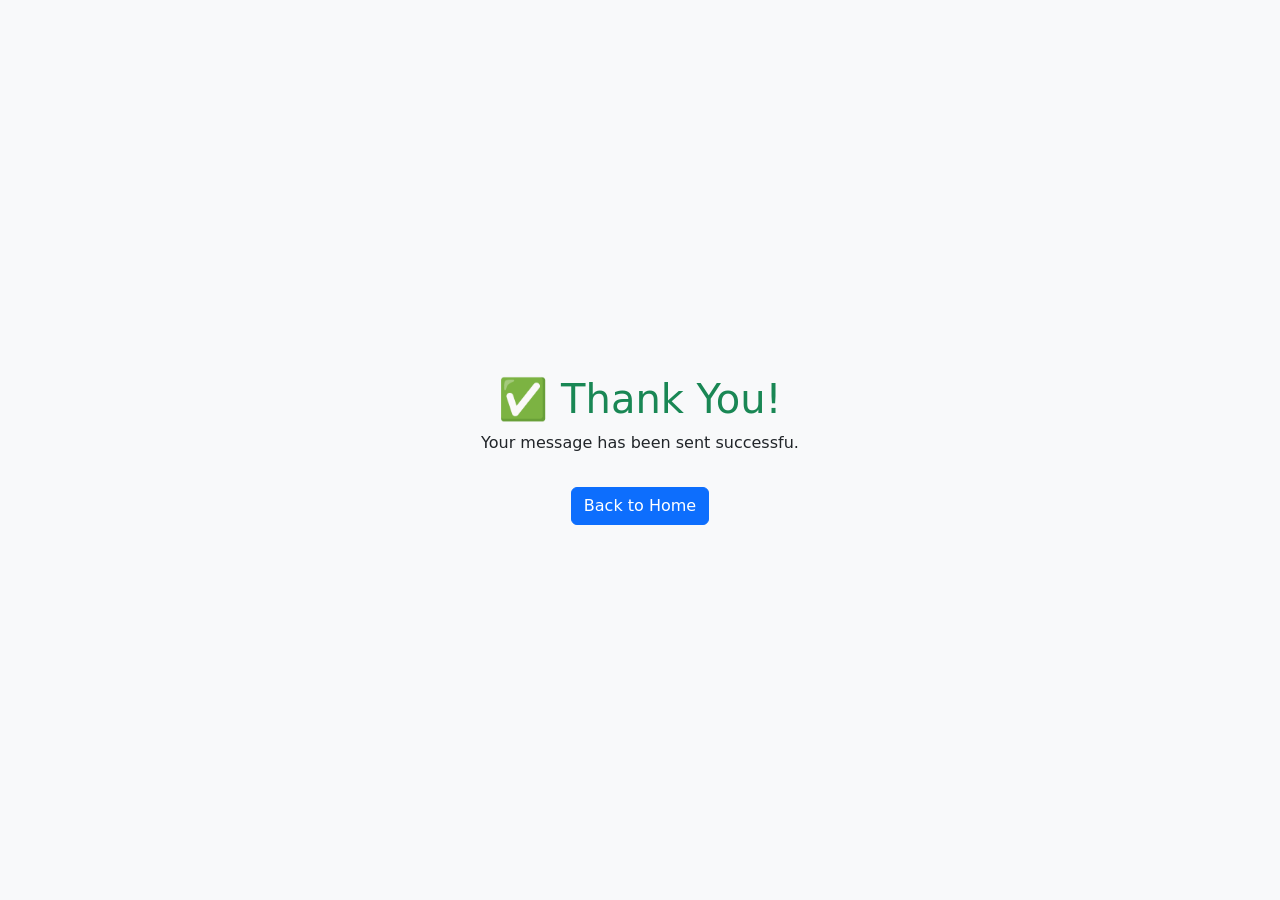
<file: thankyou.html>
<!DOCTYPE html>
<html lang="en">
<head>
    <meta charset="UTF-8">
    <meta name="viewport" content="width=device-width, initial-scale=1.0">
    <title>Thank You</title>
    <link href="https://cdn.jsdelivr.net/npm/bootstrap@5.3.7/dist/css/bootstrap.min.css" rel="stylesheet">
</head>
<body class="d-flex justify-content-center align-items-center vh-100 bg-light">

<div class="text-center">
    <h1 class="text-success">✅ Thank You!</h1>
    <p>Your message has been sent successfu.</p>
    <a href="index.html" class="btn btn-primary mt-3">Back to Home</a>
</div>

</body>
</html>
</file>
<file: css/style-update.css>
/* =========================================================
   DESIGN TOKENS
========================================================= */
:root{
  --navy-950:#060c1a;
  --navy-900:#0a1730;
  --navy-800:#0f2142;
  --navy-700:#16305c;
  --navy-600:#1e3d73;
  --ice:#e7f1ff;
  --slate:#93a2c2;
  --slate-dim:#5f6d8c;
  --accent:#2f8fff;
  --accent-2:#5ec8ff;
  --accent-rgb:47,143,255;
  --font-display:'Space Grotesk',sans-serif;
  --font-body:'Inter',sans-serif;
  --font-mono:'JetBrains Mono',monospace;
  --radius:14px;
  --shadow-lg:0 25px 50px -12px rgba(2,8,23,.6);
  --transition: all .3s cubic-bezier(.25,.8,.25,1);
}

[data-theme="light"]{
  --navy-950:#f5f8fc;
  --navy-900:#ffffff;
  --navy-800:#eef3fa;
  --navy-700:#dbe6f5;
  --navy-600:#c3d4ea;
  --ice:#0a1730;
  --slate:#3d4d6b;
  --slate-dim:#6c7a94;
  --shadow-lg:0 25px 50px -12px rgba(10,23,48,.12);
}

@media (prefers-reduced-motion: reduce){
  *{ animation-duration: .001ms !important; transition-duration: .001ms !important; }
}

*{ box-sizing:border-box; }

html{ scroll-behavior:smooth; scroll-padding-top:90px; }

body{
  background: var(--navy-950);
  color: var(--slate);
  font-family: var(--font-body);
  font-size:16px;
  line-height:1.7;
  transition: background .4s ease, color .4s ease;
  overflow-x:hidden;
}

h1,h2,h3,h4,h5,h6{ font-family:var(--font-display); color:var(--ice); font-weight:600; }

a{ text-decoration:none; color:inherit; }

::selection{ background:var(--accent); color:#fff; }

.text-accent-2{ color:var(--accent-2) !important; font-family:var(--font-mono); font-size:.9rem; }
.text-muted-slate{ color:var(--slate); }

/* focus visibility */
a:focus-visible, button:focus-visible, input:focus-visible, textarea:focus-visible{
  outline:2px solid var(--accent-2);
  outline-offset:3px;
}

/* =========================================================
   SCROLL PROGRESS
========================================================= */
.scroll-progress{ position:fixed; top:0; left:0; width:100%; height:3px; z-index:2000; background:transparent; }
.scroll-progress-bar{ height:100%; width:0%; background:linear-gradient(90deg,var(--accent),var(--accent-2)); transition:width .1s linear; }

/* =========================================================
   SIDE RAILS
========================================================= */
.side-rail{ position:fixed; bottom:0; z-index:40; flex-direction:column; align-items:center; }
.side-rail-left{ left:2.2rem; }
.side-rail-right{ right:2.2rem; }
.side-rail-line{ width:1px; height:90px; background:var(--slate-dim); }
.side-rail a{ color:var(--slate); font-size:1.15rem; transition:var(--transition); }
.side-rail a:hover{ color:var(--accent-2); transform:translateY(-3px); }
.side-rail-email{ writing-mode:vertical-rl; font-family:var(--font-mono); font-size:.78rem; letter-spacing:.1em; color:var(--slate); margin-bottom:1rem; }
.side-rail-email:hover{ color:var(--accent-2); }

/* =========================================================
   NAVBAR
========================================================= */
#mainNav{
  background:rgba(10,23,48,.72);
  backdrop-filter:blur(14px);
  -webkit-backdrop-filter:blur(14px);
  border-bottom:1px solid rgba(255,255,255,.06);
  padding:.9rem 0;
  transition:var(--transition);
  z-index:1050;
}
[data-theme="light"] #mainNav{ background:rgba(255,255,255,.75); border-bottom:1px solid rgba(10,23,48,.06); }
#mainNav.scrolled{ padding:.55rem 0; box-shadow:var(--shadow-lg); }

.navbar-brand{ font-family:var(--font-display); font-weight:600; font-size:1.3rem; color:var(--ice); }
.brand-bracket{ color:var(--accent); }
.brand-accent{ color:var(--accent-2); }

.nav-link{
  font-family:var(--font-mono);
  font-size:.85rem;
  color:var(--slate) !important;
  padding:.5rem .8rem !important;
  display:flex; align-items:center; gap:.35rem;
  transition:var(--transition);
}
.nav-link:hover{ color:var(--ice) !important; }
.nav-index{ color:var(--accent-2); font-size:.72rem; }

.theme-toggle{
  background:none; border:1px solid var(--navy-600); color:var(--accent-2);
  width:38px; height:38px; border-radius:50%;
  display:flex; align-items:center; justify-content:center;
  position:relative; cursor:pointer;
}
.theme-toggle i{ position:absolute; transition:var(--transition); }
.theme-toggle .bi-moon-stars-fill{ opacity:0; transform:scale(.5) rotate(45deg); }
[data-theme="light"] .theme-toggle .bi-sun-fill{ opacity:0; transform:scale(.5) rotate(45deg); }
[data-theme="light"] .theme-toggle .bi-moon-stars-fill{ opacity:1; transform:none; }
.theme-toggle .bi-sun-fill{ opacity:1; }

.btn-hire{
  border:1px solid var(--accent); color:var(--accent-2) !important; font-family:var(--font-mono); font-size:.82rem;
  padding:.5rem 1rem; border-radius:8px; transition:var(--transition);
}
.btn-hire:hover{ background:rgba(var(--accent-rgb),.12); }

.toggler-line{ display:block; width:24px; height:2px; background:var(--ice); margin:5px 0; }
.navbar-toggler{ border:none; }
.navbar-toggler:focus{ box-shadow:none; }

/* =========================================================
   BUTTONS
========================================================= */
.btn-accent-solid{
  background:linear-gradient(135deg,var(--accent),var(--accent-2));
  color:#04101f; font-weight:600; padding:.75rem 1.6rem; border-radius:10px;
  transition:var(--transition); border:none; display:inline-flex; align-items:center;
}
.btn-accent-solid:hover{ transform:translateY(-3px); box-shadow:0 12px 25px rgba(var(--accent-rgb),.35); color:#04101f; }

.btn-accent-outline{
  border:1px solid var(--accent); color:var(--accent-2); padding:.75rem 1.6rem; border-radius:10px;
  transition:var(--transition); display:inline-flex; align-items:center;
}
.btn-accent-outline:hover{ background:rgba(var(--accent-rgb),.1); color:var(--ice); transform:translateY(-3px); }

.btn-ghost{ color:var(--slate); padding:.75rem 1.2rem; border-bottom:1px solid transparent; }
.btn-ghost:hover{ color:var(--ice); border-color:var(--accent-2); }

.btn-whatsapp{ background:#22c55e1a; border:1px solid #22c55e; color:#22c55e; border-radius:10px; padding:.6rem 1.3rem; display:inline-flex; align-items:center; }
.btn-whatsapp:hover{ background:#22c55e2a; color:#22c55e; }

.btn-cta{ background:var(--navy-950); color:var(--accent-2); font-weight:600; padding:.85rem 2rem; border-radius:10px; }
.btn-cta:hover{ background:#000; color:var(--accent-2); }

/* =========================================================
   HERO
========================================================= */
.hero{ position:relative; min-height:100vh; display:flex; align-items:center; padding-top:110px; overflow:hidden; }
.hero-grid-bg{
  position:absolute; inset:0; z-index:0; opacity:.35;
  background-image:
    linear-gradient(rgba(var(--accent-rgb),.08) 1px, transparent 1px),
    linear-gradient(90deg, rgba(var(--accent-rgb),.08) 1px, transparent 1px);
  background-size:48px 48px;
  mask-image: radial-gradient(ellipse 80% 60% at 60% 30%, #000 40%, transparent 100%);
}
.hero .container{ position:relative; z-index:1; }

.eyebrow{ font-family:var(--font-mono); color:var(--accent-2); font-size:.9rem; letter-spacing:.05em; margin-bottom:1rem; }
.hero-greeting{ font-size:1.2rem; color:var(--slate); font-weight:400; margin-bottom:.3rem; }
.hero-name{ font-size:clamp(2.6rem,6vw,4.4rem); line-height:1.05; margin-bottom:.2rem; }
.hero-tagline{ font-size:clamp(1.4rem,3vw,2.2rem); color:var(--slate); margin-bottom:1.3rem; }
.hero-desc{ font-family:var(--font-mono); font-size:1.15rem; color:var(--ice); min-height:2rem; }
.typed-role{ color:var(--accent-2); }
.typed-cursor{ color:var(--accent-2); animation:blink 1s step-end infinite; }
@keyframes blink{ 50%{ opacity:0; } }
.hero-sub{ max-width:560px; margin:1rem 0 2rem; }
.hero-cta .btn{ font-size:.95rem; }

/* .profile-frame{ position:relative; width:280px; height:280px; }
.profile-frame-border{
  position:absolute; inset:0; border:2px solid var(--accent); border-radius:24px;
  transform:translate(14px,14px); transition:var(--transition); z-index:0;
}
.profile-avatar{
  position:relative; z-index:1; width:280px; height:280px; border-radius:24px;
  background:linear-gradient(155deg,var(--navy-800),var(--navy-700));
  display:flex; align-items:center; justify-content:center;
  font-family:var(--font-display); font-size:5rem; font-weight:700; color:var(--accent-2);
  box-shadow:var(--shadow-lg);
}
.profile-frame:hover .profile-frame-border{ transform:translate(8px,8px); } */

.profile-frame{
  position: relative;
  width: 280px;
  height: 280px;
}

.profile-frame-border{
  position: absolute;
  inset: 0;
  border: 2px solid var(--accent);
  border-radius: 24px;
  transform: translate(14px,14px);
  transition: var(--transition);
  z-index: 0;
}

.profile-avatar{
  position: relative;
  z-index: 1;
  width: 280px;
  height: 280px;
  border-radius: 24px;
  overflow: hidden;
  background: var(--navy-700);
  box-shadow: var(--shadow-lg);
}

.profile-img{
  width: 100%;
  height: 100%;
  object-fit: cover;
  display: block;
  transition: transform .4s ease;
}

.profile-frame:hover .profile-frame-border{
  transform: translate(8px,8px);
}

.profile-frame:hover .profile-img{
  transform: scale(1.05);
}

.scroll-indicator{
  position:absolute; bottom:2rem; left:50%; transform:translateX(-50%);
  display:flex; flex-direction:column; align-items:center; gap:.5rem; z-index:2; color:var(--slate);
}
.scroll-indicator-mouse{ width:24px; height:38px; border:2px solid var(--slate-dim); border-radius:14px; display:flex; justify-content:center; padding-top:6px; }
.scroll-indicator-mouse span{ width:4px; height:8px; background:var(--accent-2); border-radius:2px; animation:scrollDot 1.6s infinite; }
@keyframes scrollDot{ 0%{ transform:translateY(0); opacity:1; } 100%{ transform:translateY(10px); opacity:0; } }
.scroll-indicator-text{ font-family:var(--font-mono); font-size:.7rem; letter-spacing:.15em; text-transform:uppercase; }

/* =========================================================
   SECTIONS - GENERIC
========================================================= */
.section{ padding:6.5rem 0; }
.section-alt{ background:var(--navy-900); }
.section-title{
  display:flex; align-items:baseline; gap:.7rem; font-size:clamp(1.6rem,3vw,2.2rem);
  margin-bottom:1rem; white-space:nowrap;
}
.section-title::after{
  content:''; flex:1; height:1px; background:var(--navy-600); margin-left:1rem;
  display:block;
}
.section-number{ font-family:var(--font-mono); color:var(--accent-2); font-size:1.1rem; }
.section-lead{ max-width:640px; margin-bottom:2.5rem; }
.section-subtitle{ font-size:1.3rem; margin-bottom:1.5rem; }

/* reveal-on-scroll */
[data-reveal]{ opacity:0; transform:translateY(28px); transition:opacity .7s ease, transform .7s ease; }
[data-reveal].is-visible{ opacity:1; transform:none; }

/* =========================================================
   ABOUT
========================================================= */
.glass-card{
  background:var(--navy-800); border:1px solid var(--navy-600); border-radius:var(--radius);
  padding:2rem; box-shadow:var(--shadow-lg);
}
.about-subhead{ font-family:var(--font-display); color:var(--ice); font-size:1rem; }
.strength-list{ list-style:none; padding:0; margin:0; display:flex; flex-direction:column; gap:.7rem; }
.strength-list li{ display:flex; gap:.6rem; font-size:.92rem; }
.strength-list i{ color:var(--accent-2); margin-top:.2rem; flex-shrink:0; }
.glass-divider{ border-color:var(--navy-600); opacity:1; margin:1.4rem 0; }

/* =========================================================
   TIMELINE (Education)
========================================================= */
.timeline{ position:relative; padding-left:2.2rem; }
.timeline::before{ content:''; position:absolute; left:6px; top:6px; bottom:6px; width:2px; background:var(--navy-600); }
.timeline-item{ position:relative; padding-bottom:2.5rem; }
.timeline-item:last-child{ padding-bottom:0; }
.timeline-dot{ position:absolute; left:-2.2rem; top:6px; width:14px; height:14px; border-radius:50%; background:var(--navy-950); border:2px solid var(--accent-2); }
.timeline-content{ background:var(--navy-800); border:1px solid var(--navy-600); border-radius:var(--radius); padding:1.6rem; }
.badge-year{ font-family:var(--font-mono); font-size:.78rem; color:var(--accent-2); border:1px solid var(--navy-600); padding:.25rem .7rem; border-radius:20px; white-space:nowrap; }

/* =========================================================
   SKILLS
========================================================= */
.skill-card{ background:var(--navy-800); border:1px solid var(--navy-600); border-radius:var(--radius); padding:1.6rem; height:100%; transition:var(--transition); }
.skill-card:hover{ border-color:var(--accent); transform:translateY(-5px); }
.skill-card-title{ display:flex; align-items:center; gap:.6rem; font-size:1rem; margin-bottom:1.1rem; }
.skill-card-title i{ color:var(--accent-2); font-size:1.2rem; }
.skill-tags{ display:flex; flex-wrap:wrap; gap:.5rem; }
.skill-tags span{
  font-family:var(--font-mono); font-size:.78rem; color:var(--slate); background:var(--navy-700);
  padding:.35rem .7rem; border-radius:6px; transition:var(--transition);
}
.skill-tags span:hover{ color:var(--accent-2); background:rgba(var(--accent-rgb),.14); }

.stack-pill{
  background:var(--navy-800); border:1px solid var(--navy-600); border-radius:var(--radius);
  padding:1.2rem; text-align:center; height:100%; transition:var(--transition);
}
.stack-pill:hover{ border-color:var(--accent); }
.stack-pill i{ font-size:1.6rem; color:var(--accent-2); display:block; margin-bottom:.5rem; }
.stack-pill span{ display:block; font-family:var(--font-display); color:var(--ice); font-size:.95rem; }
.stack-pill small{ color:var(--slate); font-size:.76rem; }

/* =========================================================
   EXPERIENCE TABS
========================================================= */
.exp-tab-btn{
  background:none; border:1px solid var(--navy-600); color:var(--slate);
  font-family:var(--font-mono); font-size:.85rem; padding:.7rem 1.3rem; border-radius:8px; margin:.2rem;
  transition:var(--transition);
}
.exp-tab-btn.active, .exp-tab-btn:hover{ color:var(--accent-2); border-color:var(--accent); background:rgba(var(--accent-rgb),.08); }
.check-list{ list-style:none; padding:0; margin:1rem 0 0; display:flex; flex-direction:column; gap:.7rem; }
.check-list li{ position:relative; padding-left:1.6rem; font-size:.94rem; }
.check-list li::before{ content:'▹'; position:absolute; left:0; color:var(--accent-2); }

/* =========================================================
   PROJECTS
========================================================= */
.project-card{
  background:var(--navy-800); border:1px solid var(--navy-600); border-radius:var(--radius); overflow:hidden;
  height:100%; display:flex; flex-direction:column; transition:var(--transition);
}
.project-card:hover{ transform:translateY(-6px); border-color:var(--accent); box-shadow:var(--shadow-lg); }
.project-thumb{
  position:relative; height:170px; background:linear-gradient(135deg,var(--navy-700),var(--navy-900));
  display:flex; align-items:center; justify-content:center;
}
.project-thumb i{ font-size:3.4rem; color:rgba(var(--accent-rgb),.35); }
.project-thumb-overlay{
  position:absolute; inset:0; background:rgba(6,12,26,.82); display:flex; align-items:center; justify-content:center;
  gap:1.3rem; opacity:0; transition:var(--transition);
}
.project-card:hover .project-thumb-overlay{ opacity:1; }
.project-thumb-overlay a{ color:var(--ice); font-size:1.5rem; }
.project-thumb-overlay a:hover{ color:var(--accent-2); }
.project-body{ padding:1.5rem; flex:1; display:flex; flex-direction:column; }
.project-duration{ font-family:var(--font-mono); font-size:.75rem; color:var(--accent-2); margin-bottom:.3rem; }
.project-body h5{ font-size:1.1rem; margin-bottom:.6rem; }
.project-tags{ display:flex; flex-wrap:wrap; gap:.4rem; margin-top:auto; padding-top:.5rem; }
.project-tags span{ font-family:var(--font-mono); font-size:.72rem; color:var(--accent-2); background:rgba(var(--accent-rgb),.1); padding:.25rem .6rem; border-radius:5px; }

.mini-project-card{
  background:var(--navy-800); border:1px solid var(--navy-600); border-radius:var(--radius); padding:1.5rem; height:100%;
}
.mini-project-card i{ font-size:1.5rem; color:var(--accent-2); margin-bottom:.6rem; display:block; }
.mini-project-card h6{ margin-bottom:.5rem; }

/* =========================================================
   SERVICES
========================================================= */
.service-card{
  background:var(--navy-800); border:1px solid var(--navy-600); border-radius:var(--radius); padding:1.8rem;
  height:100%; transition:var(--transition);
}
.service-card:hover{ transform:translateY(-5px); border-color:var(--accent); }
.service-card i{ font-size:1.8rem; color:var(--accent-2); margin-bottom:1rem; display:block; }
.service-card h6{ margin-bottom:.5rem; }

/* =========================================================
   CERTIFICATIONS / STATS
========================================================= */
.cert-card{
  display:flex; align-items:center; gap:1rem; background:var(--navy-800); border:1px solid var(--navy-600);
  border-radius:var(--radius); padding:1.2rem; height:100%; transition:var(--transition);
}
.cert-card:hover{ border-color:var(--accent); }
.cert-card i{ font-size:1.6rem; color:var(--accent-2); flex-shrink:0; }
.cert-card h6{ font-size:.95rem; margin-bottom:.15rem; }

.stat-card{ text-align:center; background:var(--navy-800); border:1px solid var(--navy-600); border-radius:var(--radius); padding:1.6rem 1rem; height:100%; }
.stat-card h3{ color:var(--accent-2); font-size:2.2rem; margin-bottom:.2rem; }
.stat-card p{ font-size:.82rem; color:var(--slate); margin:0; }

/* =========================================================
   GITHUB / PROFILES
========================================================= */
.profile-pill{
  display:flex; align-items:center; justify-content:center; gap:.5rem; background:var(--navy-800);
  border:1px solid var(--navy-600); border-radius:10px; padding:.8rem; font-family:var(--font-mono); font-size:.8rem;
  color:var(--slate); transition:var(--transition);
}
.profile-pill:hover{ color:var(--accent-2); border-color:var(--accent); transform:translateY(-3px); }
.profile-pill i{ font-size:1.1rem; }

/* =========================================================
   TESTIMONIALS
========================================================= */
.testimonial-card{
  max-width:680px; text-align:center; background:var(--navy-800); border:1px solid var(--navy-600);
  border-radius:var(--radius); padding:2.5rem; position:relative;
}
.testimonial-card i.bi-quote{ font-size:2rem; color:var(--accent-2); opacity:.6; }
.testimonial-card p{ font-size:1.05rem; font-style:italic; margin:1rem 0 1.5rem; }
.testimonial-card h6{ margin-bottom:.1rem; }
.testimonial-card span{ font-size:.8rem; color:var(--slate); }
.carousel-control-prev, .carousel-control-next{ width:5%; opacity:1; }
.carousel-arrow{
  width:42px; height:42px; border-radius:50%; background:var(--navy-800); border:1px solid var(--navy-600);
  display:flex; align-items:center; justify-content:center; color:var(--accent-2);
}

/* =========================================================
   BLOG
========================================================= */
.blog-card{
  display:block; background:var(--navy-800); border:1px solid var(--navy-600); border-radius:var(--radius);
  padding:1.6rem; height:100%; transition:var(--transition);
}
.blog-card:hover{ transform:translateY(-5px); border-color:var(--accent); }
.blog-tag{ font-family:var(--font-mono); font-size:.7rem; color:var(--accent-2); background:rgba(var(--accent-rgb),.1); padding:.25rem .6rem; border-radius:5px; }
.blog-card h6{ margin:.8rem 0 .5rem; font-size:1.02rem; }
.blog-date{ font-family:var(--font-mono); font-size:.72rem; color:var(--slate-dim); }

/* =========================================================
   FAQ / ACCORDION
========================================================= */
.accordion-item{ background:var(--navy-800); border:1px solid var(--navy-600); margin-bottom:.8rem; border-radius:var(--radius) !important; overflow:hidden; }
.accordion-button{
  background:var(--navy-800); color:var(--ice); font-family:var(--font-display); font-weight:500; font-size:.98rem;
  box-shadow:none !important;
}
.accordion-button:not(.collapsed){ color:var(--accent-2); background:var(--navy-800); }
.accordion-button::after{ filter:invert(60%) sepia(80%) saturate(1000%) hue-rotate(175deg); }
.accordion-body{ color:var(--slate); font-size:.92rem; }

/* =========================================================
   CONTACT
========================================================= */
.contact-info-item{ display:flex; align-items:flex-start; gap:1rem; margin-bottom:1.4rem; }
.contact-info-item i{ font-size:1.3rem; color:var(--accent-2); margin-top:.2rem; }
.contact-info-item span{ display:block; font-family:var(--font-mono); font-size:.72rem; color:var(--slate-dim); text-transform:uppercase; letter-spacing:.06em; }
.contact-info-item a, .contact-info-item p{ color:var(--ice); font-size:1rem; }
.social-inline a{ width:42px; height:42px; border:1px solid var(--navy-600); border-radius:50%; display:flex; align-items:center; justify-content:center; color:var(--slate); transition:var(--transition); }
.social-inline a:hover{ color:var(--accent-2); border-color:var(--accent); transform:translateY(-3px); }

.contact-form .form-label{ font-family:var(--font-mono); font-size:.78rem; color:var(--slate); margin-bottom:.4rem; }
.contact-form .form-control{
  background:var(--navy-800); border:1px solid var(--navy-600); color:var(--ice); border-radius:8px; padding:.7rem 1rem;
}
.contact-form .form-control:focus{ background:var(--navy-800); border-color:var(--accent); box-shadow:0 0 0 3px rgba(var(--accent-rgb),.15); color:var(--ice); }
.contact-form .form-control::placeholder{ color:var(--slate-dim); }
.form-status{ font-family:var(--font-mono); font-size:.85rem; color:var(--accent-2); }

/* =========================================================
   CTA BANNER
========================================================= */
.cta-banner{ background:linear-gradient(120deg,var(--accent) 0%, var(--accent-2) 100%); padding:4.5rem 0; color:#04101f; }
.cta-banner h2{ color:#04101f; margin-bottom:.6rem; }
.cta-banner p{ color:#04101f; opacity:.85; margin-bottom:1.6rem; }

/* =========================================================
   FOOTER
========================================================= */
.footer{ background:var(--navy-900); border-top:1px solid var(--navy-600); padding:4.5rem 0 1.5rem; position:relative; }
.footer-brand{ font-family:var(--font-display); font-size:1.3rem; color:var(--ice); }
.footer h6{ font-size:.85rem; text-transform:uppercase; letter-spacing:.08em; color:var(--slate-dim); margin-bottom:1rem; }
.footer-links{ list-style:none; padding:0; margin:0; display:flex; flex-direction:column; gap:.6rem; }
.footer-links a{ color:var(--slate); font-size:.9rem; transition:var(--transition); }
.footer-links a:hover{ color:var(--accent-2); }
.newsletter-form{ display:flex; gap:.5rem; }
.newsletter-form input{
  flex:1; background:var(--navy-800); border:1px solid var(--navy-600); color:var(--ice); border-radius:8px; padding:.6rem 1rem; font-size:.9rem;
}
.newsletter-form input:focus{ outline:none; border-color:var(--accent); }
.newsletter-form button{
  background:var(--accent); border:none; color:#04101f; width:42px; border-radius:8px; flex-shrink:0;
}
.footer-divider{ border-color:var(--navy-600); opacity:1; margin:2.5rem 0 1.5rem; }
.footer-legal{ color:var(--slate-dim); }
.footer-legal:hover{ color:var(--accent-2); }

.back-to-top{
  position:absolute; right:2rem; top:-24px; width:48px; height:48px; border-radius:50%;
  background:var(--accent); color:#04101f; border:none; font-size:1.2rem; box-shadow:var(--shadow-lg);
  transition:var(--transition);
}
.back-to-top:hover{ transform:translateY(-4px); }

/* =========================================================
   RESPONSIVE TWEAKS
========================================================= */
@media (max-width:991.98px){
  .navbar-collapse{ background:var(--navy-900); margin-top:1rem; padding:1rem 1.2rem; border-radius:var(--radius); border:1px solid var(--navy-600); }
  .nav-link{ padding:.7rem .5rem !important; }
  .back-to-top{ right:1rem; }
}
@media (max-width:575.98px){
  .section{ padding:4.5rem 0; }
  .profile-frame, .profile-avatar{ width:200px; height:200px; }
  .profile-avatar{ font-size:3.6rem; }
  .section-title{ white-space:normal; }
}
</file>
